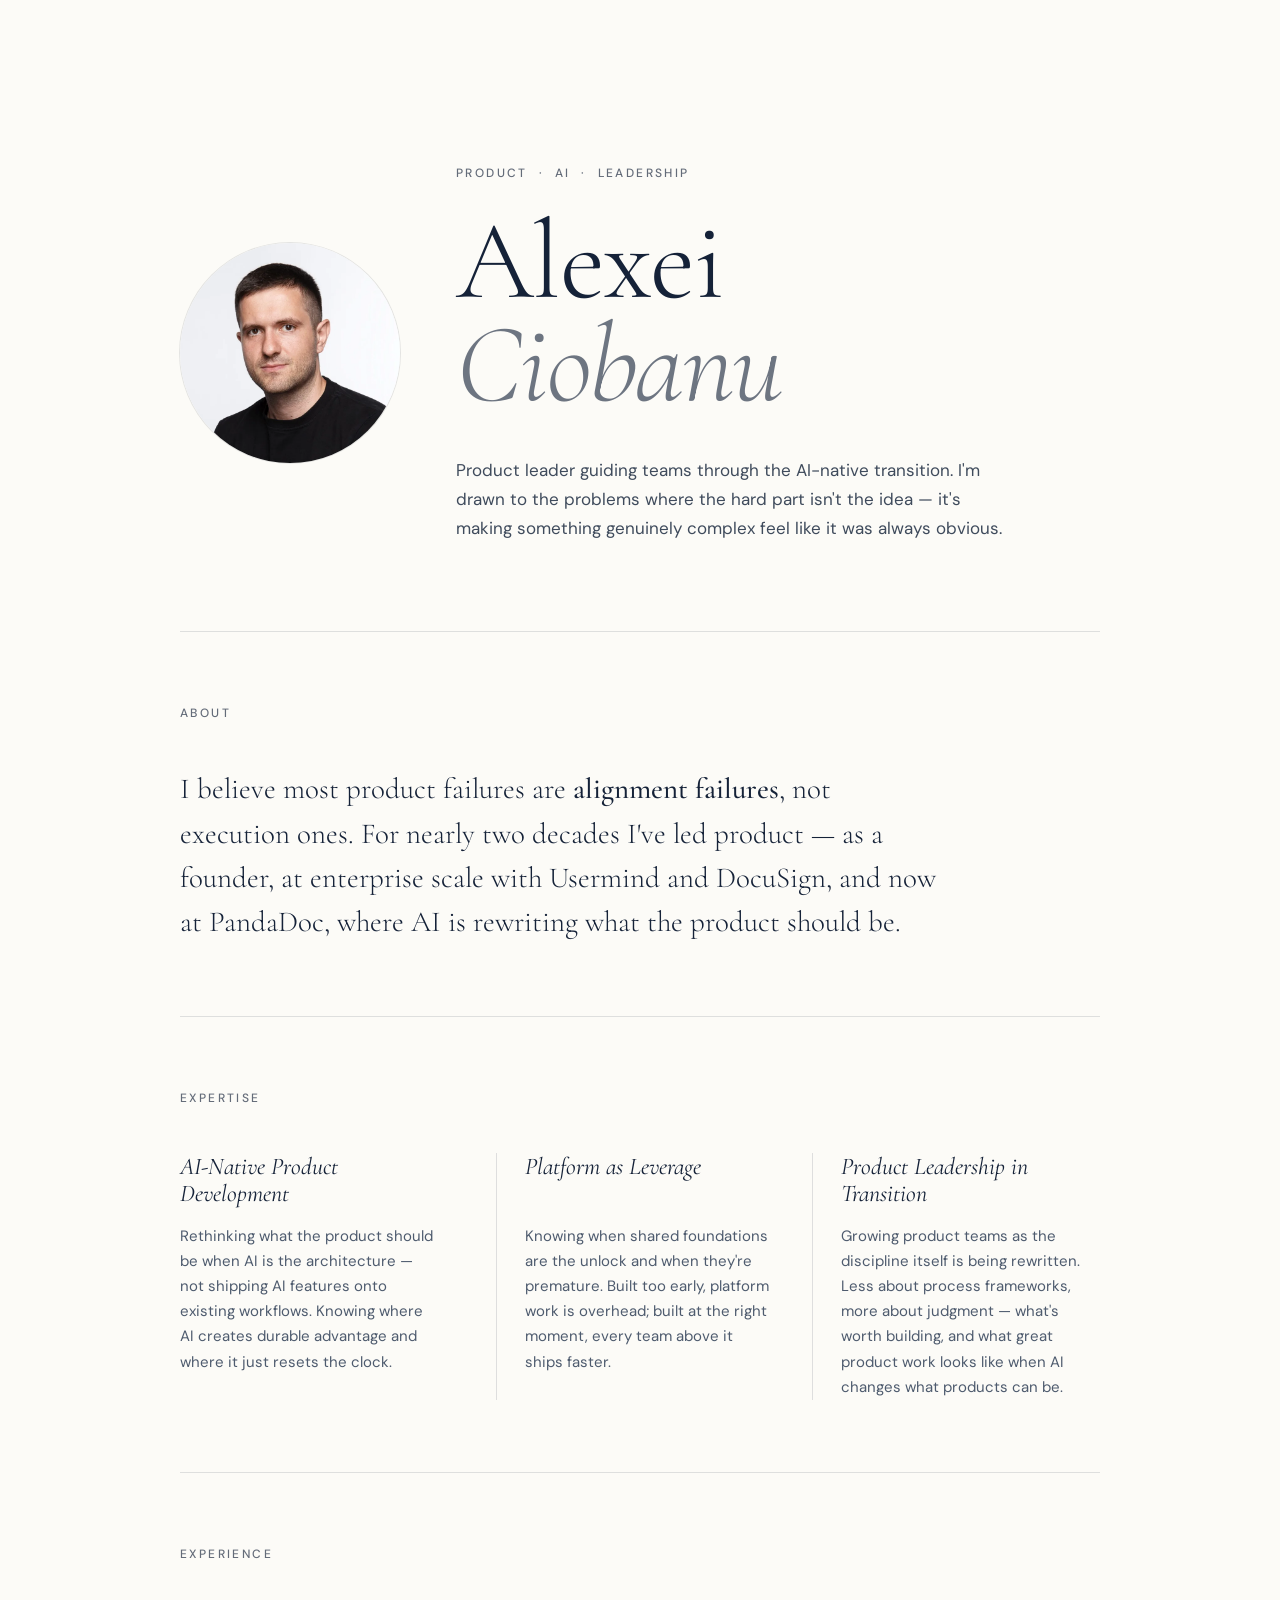
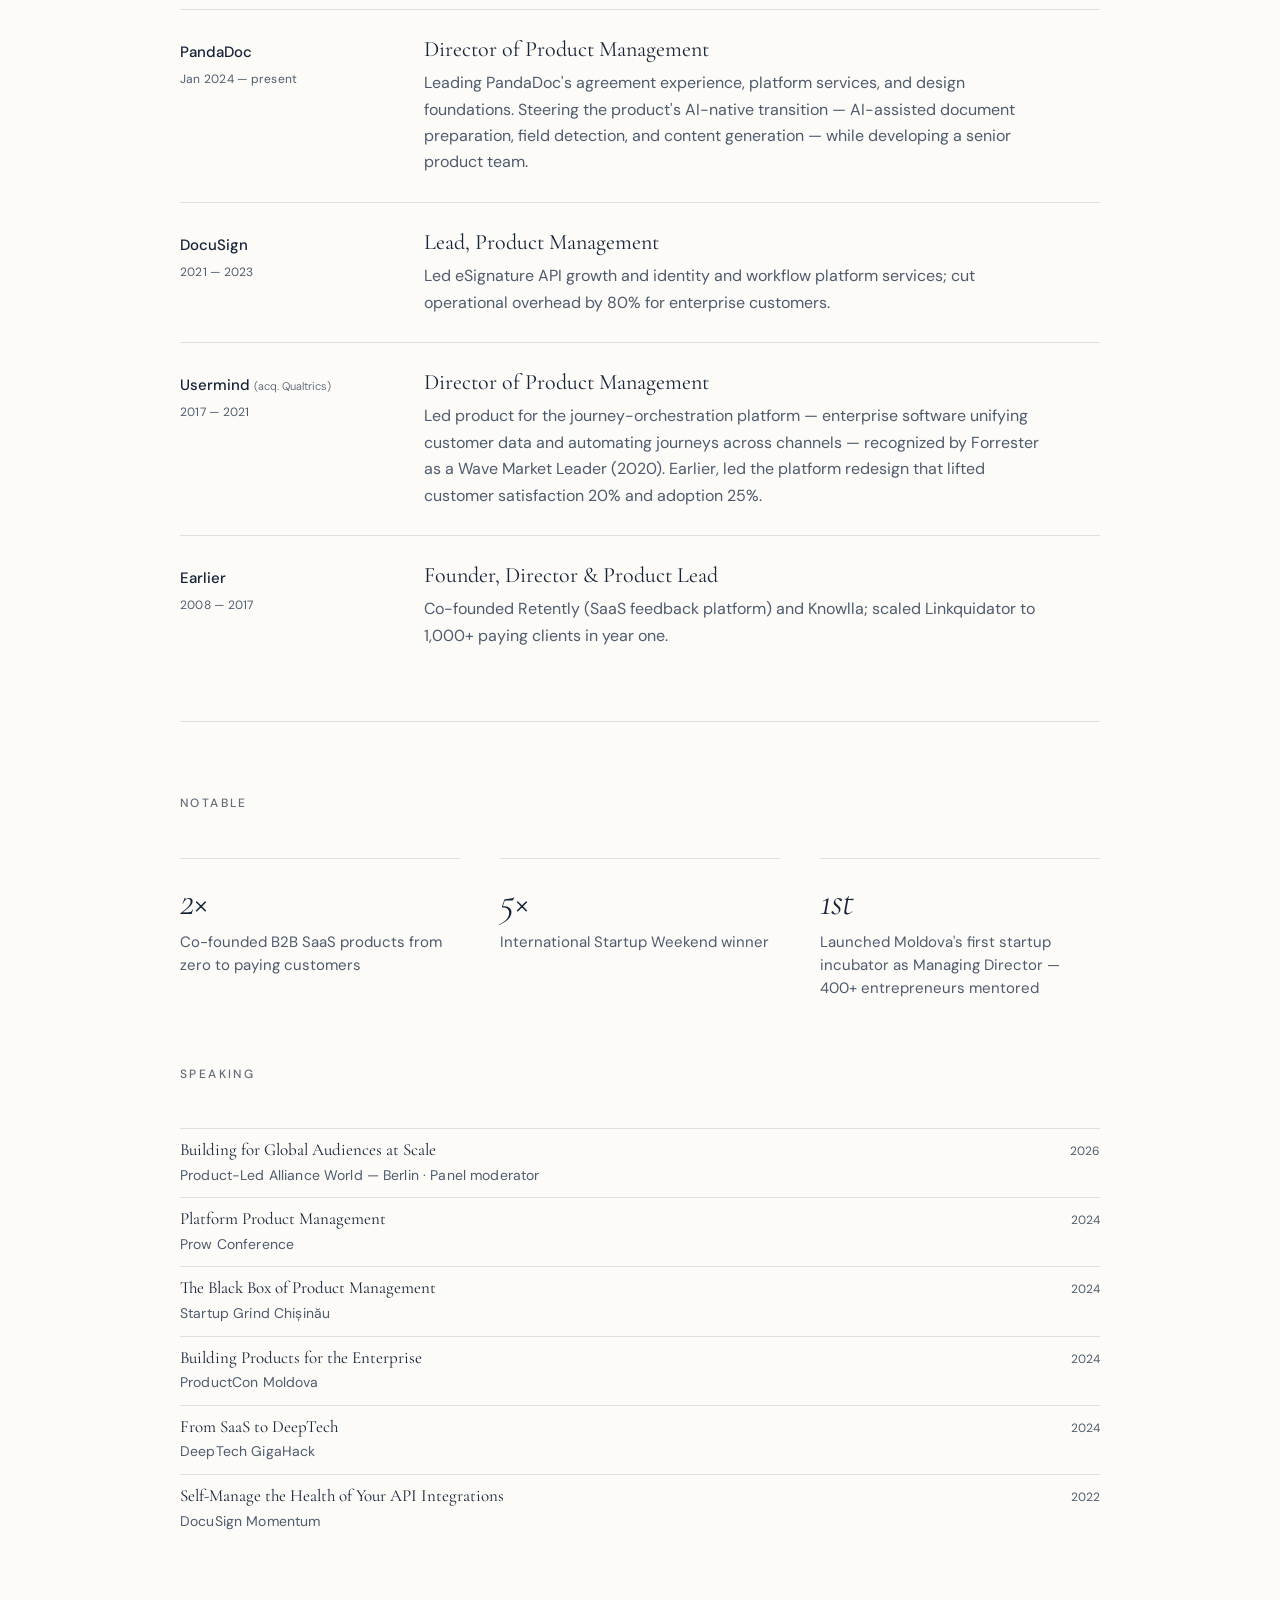
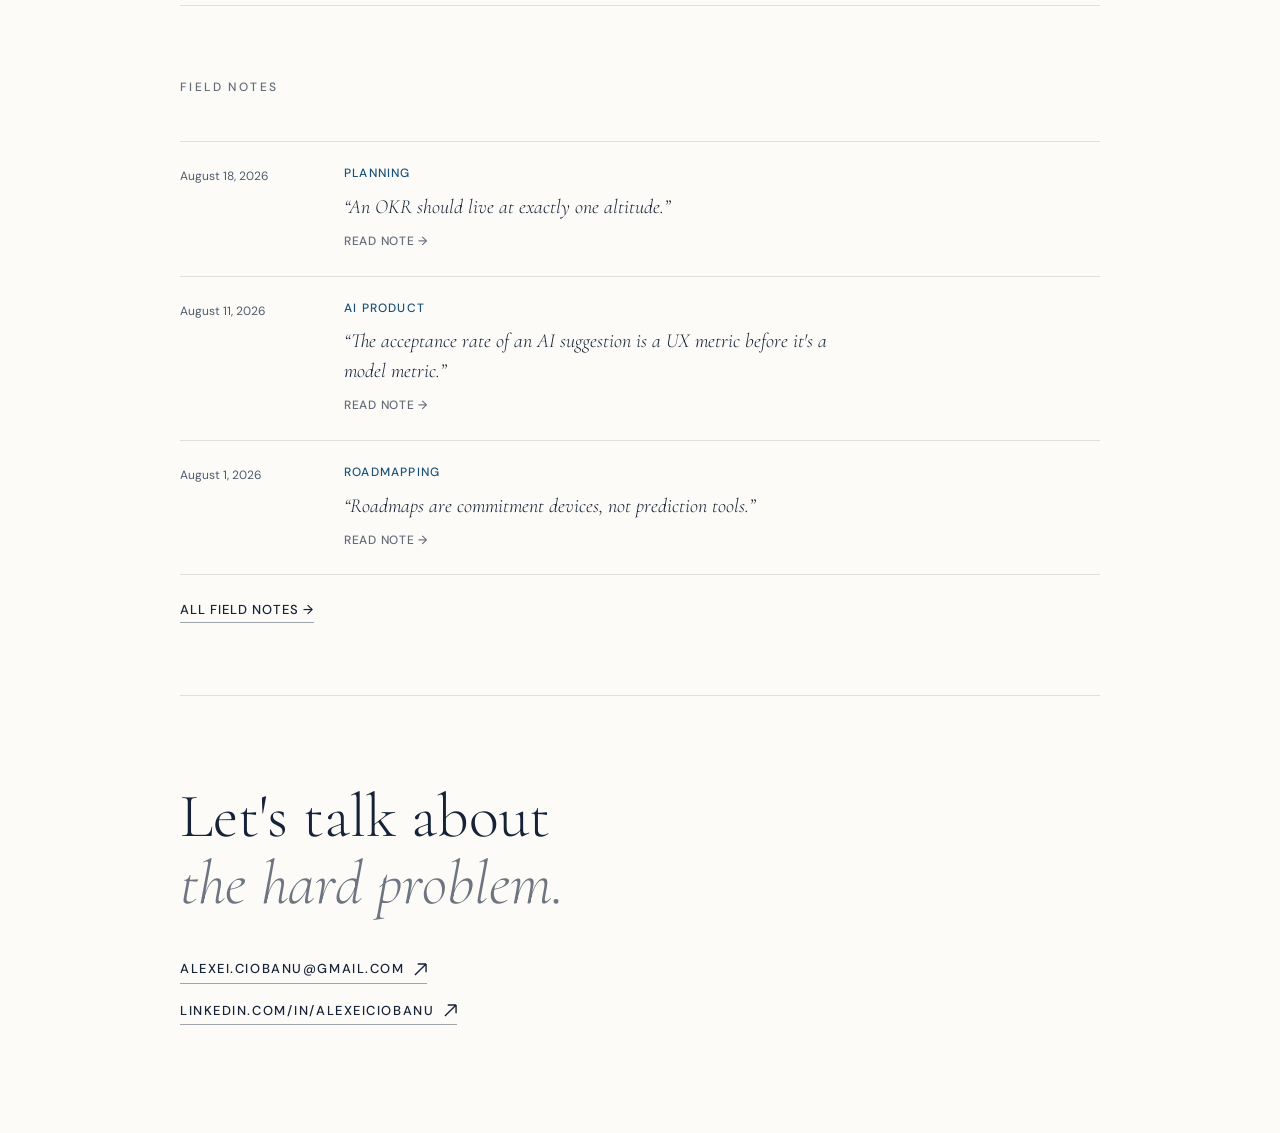
<file: index.html>
<!DOCTYPE html>
<html lang="en">
<head>
  <meta charset="UTF-8" />
  <meta name="viewport" content="width=device-width, initial-scale=1.0" />
  <title>Alexei Ciobanu — Product Leader</title>
  <meta name="description" content="Product leader steering an established product through the AI-native transition. Director of Product Management at PandaDoc; ex-DocuSign, Usermind, 2× founder." />
  <meta property="og:title" content="Alexei Ciobanu — Product Leader" />
  <meta property="og:description" content="Product leader steering an established product through the AI-native transition. Director of Product Management at PandaDoc; ex-DocuSign, Usermind, 2× founder." />
  <meta property="og:type" content="profile" />
  <meta property="og:url" content="https://alexeiciobanu.com/" />
  <meta property="og:site_name" content="Alexei Ciobanu" />
  <meta property="og:image" content="https://alexeiciobanu.com/og-image.png" />
  <meta property="og:image:width" content="1200" />
  <meta property="og:image:height" content="630" />
  <meta property="og:image:alt" content="Alexei Ciobanu — Product Leader" />
  <meta name="twitter:card" content="summary_large_image" />
  <meta name="twitter:image" content="https://alexeiciobanu.com/og-image.png" />
  <meta name="twitter:title" content="Alexei Ciobanu — Product Leader" />
  <meta name="twitter:description" content="Product leader steering an established product through the AI-native transition." />
  <link rel="canonical" href="https://alexeiciobanu.com/" />
  <meta name="author" content="Alexei Ciobanu" />
  <meta name="robots" content="index, follow, max-image-preview:large" />
  <meta name="theme-color" content="#152238" />
  <script type="application/ld+json">
  {
    "@context": "https://schema.org",
    "@type": "Person",
    "name": "Alexei Ciobanu",
    "url": "https://alexeiciobanu.com/",
    "image": "https://alexeiciobanu.com/AlexeiCiobanu.jpg",
    "jobTitle": "Director of Product Management",
    "description": "Product leader guiding teams through the AI-native transition.",
    "worksFor": { "@type": "Organization", "name": "PandaDoc", "url": "https://pandadoc.com" },
    "alumniOf": [
      { "@type": "Organization", "name": "DocuSign" },
      { "@type": "Organization", "name": "Usermind" }
    ],
    "knowsAbout": ["AI-native product development", "Platform product management", "Product leadership", "B2B SaaS"],
    "sameAs": ["https://linkedin.com/in/alexeiciobanu"]
  }
  </script>
  <link rel="icon" href="data:image/svg+xml,%3Csvg xmlns='http://www.w3.org/2000/svg' viewBox='0 0 64 64'%3E%3Crect width='64' height='64' fill='%23152238'/%3E%3Ctext x='32' y='43' text-anchor='middle' font-family='Georgia,serif' font-style='italic' font-size='30' fill='%23ffffff'%3EAC%3C/text%3E%3C/svg%3E" />
  <link rel="preconnect" href="https://fonts.googleapis.com" />
  <link rel="preconnect" href="https://fonts.gstatic.com" crossorigin />
  <link rel="preload" href="https://fonts.googleapis.com/css2?family=Cormorant+Garamond:ital,wght@0,300;0,400;1,300;1,400&family=DM+Sans:wght@300;400;500;600&display=swap" as="style" />
  <link href="https://fonts.googleapis.com/css2?family=Cormorant+Garamond:ital,wght@0,300;0,400;1,300;1,400&family=DM+Sans:wght@300;400;500;600&display=swap" rel="stylesheet" media="print" onload="this.media='all'" />
  <noscript><link href="https://fonts.googleapis.com/css2?family=Cormorant+Garamond:ital,wght@0,300;0,400;1,300;1,400&family=DM+Sans:wght@300;400;500;600&display=swap" rel="stylesheet" /></noscript>

  <style>
    /* ── Tokens ── */
    :root {
      --bg:        #fcfbf7;
      --fg:        #1c2630;
      --navy:      #152238;
      --navy-60:   rgba(21,34,56,0.62);
      --label:     rgba(21,34,56,0.66);
      --navy-40:   rgba(21,34,56,0.4);
      --navy-15:   rgba(21,34,56,0.15);
      --muted:     #4e5b6e;
      --accent:    oklch(42% 0.09 245);
      --accent-bg: oklch(93% 0.03 240);
      --rule:      rgba(21,34,56,0.13);
      --serif:     'Cormorant Garamond', Georgia, serif;
      --sans:      'DM Sans', system-ui, sans-serif;
    }

    *, *::before, *::after { box-sizing: border-box; margin: 0; padding: 0; }

    :focus-visible {
      outline: 2px solid var(--accent);
      outline-offset: 3px;
      border-radius: 1px;
    }

    .skip-link {
      position: absolute;
      left: 16px;
      top: -60px;
      z-index: 200;
      background: var(--navy);
      color: #fff;
      font-family: var(--sans);
      font-size: 13px;
      padding: 10px 16px;
      transition: top 0.15s;
    }

    .skip-link:focus { top: 12px; }

    @media (prefers-reduced-motion: reduce) {
      html { scroll-behavior: auto; }
      *, *::before, *::after { transition-duration: 0.01ms !important; animation-duration: 0.01ms !important; }
    }
    html { font-size: 16px; scroll-behavior: smooth; }

    body {
      background: var(--bg);
      color: var(--fg);
      font-family: var(--sans);
      font-weight: 400;
      line-height: 1.65;
      -webkit-font-smoothing: antialiased;
    }

    a { color: inherit; text-decoration: none; }

    .wrap {
      max-width: 1000px;
      margin: 0 auto;
      padding: 0 40px;
    }

    /* ── Page load animations removed for reliability ── */

    /* ── Sticky nav ── */
    nav {
      position: sticky;
      top: 0;
      z-index: 100;
      background: var(--bg);
      border-bottom: 1px solid var(--rule);
      padding: 16px 0;
      opacity: 0;
      pointer-events: none;
      transition: opacity 0.25s;
    }

    nav.visible { opacity: 1; pointer-events: auto; }

    .nav-inner {
      display: flex;
      align-items: center;
      justify-content: space-between;
    }

    .nav-name a:hover { opacity: 0.6; }

    .nav-name {
      font-family: var(--sans);
      font-size: 14px;
      font-weight: 500;
      color: var(--navy);
      letter-spacing: 0.01em;
    }

    .nav-links { display: flex; gap: 36px; }

    .nav-links a {
      font-size: 12px;
      font-weight: 400;
      letter-spacing: 0.08em;
      text-transform: uppercase;
      color: var(--label);
      padding-bottom: 1px;
      border-bottom: 1px solid transparent;
      transition: color 0.15s, border-color 0.15s;
    }

    .nav-links a:hover {
      color: var(--accent);
      border-bottom-color: var(--accent);
    }

    /* ── Hero ── */
    header {
      padding: 108px 0 0;
      border-bottom: 1px solid var(--rule);
    }

    .eyebrow {
      font-family: var(--sans);
      font-size: 12px;
      font-weight: 500;
      letter-spacing: 0.2em;
      text-transform: uppercase;
      color: var(--label);
      margin-bottom: 26px;
    }

    h1 {
      font-family: var(--serif);
      font-size: clamp(54px, 9.6vw, 112px);
      font-weight: 300;
      line-height: 0.92;
      letter-spacing: -0.015em;
      color: var(--navy);
      margin-bottom: 40px;
    }

    h1 em {
      font-style: italic;
      color: var(--navy-60);
    }

    .tagline {
      font-family: var(--sans);
      font-size: 17px;
      font-weight: 400;
      color: #3f4b5c;
      max-width: 560px;
      line-height: 1.7;
      text-wrap: pretty;
    }

    /* ── Sections ── */
    section {
      padding: 72px 0;
      border-bottom: 1px solid var(--rule);
    }

    .section-label {
      font-family: var(--sans);
      font-size: 12px;
      font-weight: 500;
      letter-spacing: 0.2em;
      text-transform: uppercase;
      color: var(--label);
      margin-bottom: 44px;
    }

    /* ── About ── */
    .about-text {
      font-family: var(--serif);
      font-size: clamp(22px, 2.6vw, 29px);
      font-weight: 300;
      line-height: 1.52;
      color: var(--navy);
      max-width: 760px;
      text-wrap: pretty;
    }

    .about-text strong {
      font-weight: 500;
    }

    /* ── Experience ── */
    .exp-list { display: grid; gap: 0; }

    .exp-item {
      display: grid;
      grid-template-columns: 196px 1fr;
      gap: 0 48px;
      padding: 26px 0;
      border-top: 1px solid var(--rule);
      align-items: start;
    }

    .exp-item:last-child { padding-bottom: 0; }

    .exp-meta {
      display: flex;
      flex-direction: column;
      gap: 5px;
      padding-top: 4px;
    }

    .exp-company {
      font-family: var(--sans);
      font-size: 15px;
      font-weight: 500;
      color: var(--navy);
    }

    .exp-company a {
      color: var(--navy);
      transition: opacity 0.15s;
    }

    .exp-company a:hover { opacity: 0.5; }

    .exp-date {
      font-family: var(--sans);
      font-size: 12px;
      font-weight: 400;
      color: var(--muted);
      letter-spacing: 0.02em;
    }

    .exp-detail {
      display: flex;
      flex-direction: column;
      gap: 8px;
    }

    .exp-role {
      font-family: var(--serif);
      font-size: 22px;
      font-weight: 400;
      color: var(--navy);
      line-height: 1.2;
    }

    .exp-impact {
      font-family: var(--sans);
      font-size: 16px;
      font-weight: 400;
      color: var(--muted);
      line-height: 1.65;
      max-width: 620px;
      text-wrap: pretty;
    }

    /* ── Notable ── */
    .notable-grid {
      display: grid;
      grid-template-columns: repeat(3, 1fr);
      gap: 0 40px;
    }

    .notable-item {
      padding: 22px 0 0;
      border-top: 1px solid var(--rule);
    }

    .notable-num {
      font-family: var(--serif);
      font-size: clamp(32px, 3.2vw, 40px);
      margin-bottom: 10px;
      font-weight: 300;
      font-style: italic;
      color: var(--navy);
      line-height: 1;
      letter-spacing: -0.02em;
    }

    .notable-desc {
      font-family: var(--sans);
      font-size: 15px;
      font-weight: 400;
      color: var(--muted);
      line-height: 1.55;
      text-wrap: pretty;
    }

    /* ── Expertise ── */
    .expertise-list {
      display: grid;
      grid-template-columns: repeat(3, 1fr);
      grid-template-rows: auto auto;
      gap: 0 28px;
    }

    .expertise-item {
      display: grid;
      grid-template-rows: subgrid;
      grid-row: span 2;
      align-content: start;
    }

    .expertise-item:first-child {
      padding-right: 28px;
    }

    .expertise-item + .expertise-item {
      padding-left: 28px;
      border-left: 1px solid var(--rule);
    }

    .expertise-title {
      font-family: var(--serif);
      font-size: 24px;
      font-weight: 400;
      font-style: italic;
      color: var(--navy);
      display: block;
      margin-bottom: 16px;
      line-height: 1.15;
    }

    .expertise-desc {
      font-family: var(--sans);
      font-size: 15px;
      font-weight: 400;
      color: var(--muted);
      line-height: 1.68;
      text-wrap: pretty;
    }

    .notable-speaking { display: grid; gap: 64px; }

    .speaking-role { white-space: nowrap; }

    /* ── Speaking list ── */
    .speaking-list { display: grid; gap: 0; }

    .notes-list { display: grid; gap: 0; }

    .note-item {
      padding: 22px 0;
      border-top: 1px solid var(--rule);
      display: grid;
      grid-template-columns: 132px 1fr;
      gap: 0 32px;
    }

    .note-item:last-child { border-bottom: 1px solid var(--rule); }

    .note-date {
      font-size: 12px;
      font-weight: 400;
      color: var(--muted);
      padding-top: 3px;
      white-space: nowrap;
    }

    .note-text {
      font-family: var(--serif);
      font-size: 20px;
      font-weight: 300;
      font-style: italic;
      color: var(--navy);
      line-height: 1.5;
      max-width: 520px;
      text-wrap: pretty;
    }

    .notes-view-all {
      display: inline-block;
      margin-top: 24px;
      font-size: 13px;
      font-weight: 500;
      letter-spacing: 0.08em;
      text-transform: uppercase;
      color: var(--navy);
      border-bottom: 1px solid var(--navy-40);
      padding-bottom: 2px;
    }

    .notes-view-all:hover { border-color: var(--navy); color: var(--navy); }

    .note-read-more {
      display: inline-block;
      margin-top: 10px;
      font-size: 12px;
      position: relative;
      font-weight: 500;
      letter-spacing: 0.06em;
      text-transform: uppercase;
      color: var(--label);
    }

    .note-read-more:hover { color: var(--accent); }

    .note-topic {
      display: block;
      color: var(--accent);
      font-size: 12px;
      font-weight: 500;
      letter-spacing: 0.1em;
      text-transform: uppercase;
      margin-bottom: 8px;
    }

    .speaking-item {
      display: grid;
      grid-template-columns: 1fr auto;
      gap: 0 12px;
      padding: 10px 0;
      border-top: 1px solid var(--rule);
      align-items: start;
    }

    .speaking-item:last-child { padding-bottom: 0; }

    .speaking-title {
      font-family: var(--serif);
      font-size: 17px;
      font-weight: 400;
      color: var(--navy);
      line-height: 1.35;
    }

    .speaking-venue {
      font-size: 14px;
      font-weight: 400;
      color: var(--muted);
      margin-top: 2px;
      letter-spacing: 0.01em;
    }

    .speaking-meta {
      font-size: 12px;
      font-weight: 400;
      color: var(--muted);
      white-space: nowrap;
      padding-top: 3px;
    }

    /* ── Footer ── */
    footer {
      padding: 88px 0 108px;
    }

    .footer-links {
      display: flex;
      flex-direction: column;
      gap: 16px;
      align-items: flex-start;
    }

    .contact-headline {
      font-family: var(--serif);
      font-size: clamp(40px, 5.5vw, 62px);
      font-weight: 300;
      line-height: 1.08;
      margin-bottom: 40px;
      color: var(--navy);
    }

    .contact-headline em {
      font-style: italic;
      color: var(--navy-60);
    }

    .cta-link {
      display: inline-flex;
      align-items: center;
      gap: 10px;
      font-family: var(--sans);
      font-size: 13px;
      font-weight: 500;
      letter-spacing: 0.12em;
      text-transform: uppercase;
      color: var(--navy);
      border-bottom: 1px solid var(--navy-40);
      padding-bottom: 3px;
      transition: letter-spacing 0.2s, border-color 0.2s, color 0.2s;
    }

    .cta-link:hover {
      letter-spacing: 0.18em;
      border-color: var(--accent);
      color: var(--accent);
    }

    .cta-link svg {
      width: 13px;
      height: 13px;
      transition: transform 0.2s;
    }

    .cta-link:hover svg {
      transform: translate(3px, -3px);
    }

    @media (hover: none) {
      .cta-link, .notes-view-all, .note-read-more, .footer-links a { position: relative; }
      .cta-link::after, .notes-view-all::after, .note-read-more::after, .footer-links a::after {
        content: ''; position: absolute; left: 0; right: 0; top: 50%;
        transform: translateY(-50%); height: 44px;
      }
    }

    /* ── Hero layout ── */
    .hero-inner {
      display: grid;
      grid-template-columns: auto 1fr;
      gap: 0 56px;
      align-items: center;
      padding-bottom: 88px;
    }

    .hero-text { display: flex; flex-direction: column; padding-bottom: 0; }

    .hero-photo {
      width: 220px;
      height: 220px;
      border-radius: 50%;
      object-fit: cover;
      object-position: center 15%;
      display: block;
      filter: grayscale(10%) contrast(1.04);
      box-shadow: 0 0 0 1px rgba(21,34,56,0.1);
    }

    @media (max-width: 900px) {
      .hero-inner { gap: 0 40px; }
      .hero-photo { width: 172px; height: 172px; }

      .expertise-list { grid-template-columns: 1fr; grid-template-rows: none; gap: 0; }
      .expertise-item { display: block; grid-row: auto; }
      .expertise-item:first-child { padding-right: 0; }
      .expertise-item + .expertise-item {
        padding-left: 0;
        border-left: none;
      }
      .expertise-item + .expertise-item { border-top: 1px solid var(--rule); padding-top: 32px; margin-top: 32px; }
      .expertise-desc { max-width: 560px; font-size: 16px; }

      .notable-grid { grid-template-columns: 1fr; }
      .notable-item { padding: 20px 0 0; }
      .notable-desc { max-width: 500px; }

      .notable-speaking { gap: 56px; }
    }
    @media (max-width: 680px) {
      .hero-inner { grid-template-columns: 1fr; gap: 26px 0; padding-bottom: 56px; }
      .hero-photo { width: 132px; height: 132px; }
      h1 { margin-bottom: 26px; }
      .eyebrow { margin-bottom: 18px; }
    }
    @media (max-width: 600px) {
      header { padding: 64px 0 56px; }
      .wrap { padding: 0 24px; }

      .exp-item { grid-template-columns: 1fr; gap: 0; }
      .exp-meta {
        flex-direction: row;
        align-items: baseline;
        gap: 10px;
        margin-bottom: 8px;
      }

      .notable-speaking { gap: 48px; }


      .note-item { grid-template-columns: 1fr; gap: 4px; }

      .nav-links { display: none; }
    }
  </style>
</head>
<body>

  <a class="skip-link" href="#main">Skip to content</a>

  <nav id="main-nav" aria-label="Section navigation">
    <div class="wrap nav-inner">
      <span class="nav-name"><a href="#top">Alexei Ciobanu</a></span>
      <div class="nav-links">
        <a href="#expertise">Expertise</a>
        <a href="#experience">Experience</a>
        <a href="#notable">Notable</a>
        <a href="notes.html">Notes</a>
        <a href="#contact">Contact</a>
      </div>
    </div>
  </nav>

  <div class="wrap">

    <!-- Hero -->
    <header id="top">
      <div class="hero-inner">
        <div class="hero-photo-wrap">
          <picture>
            <source srcset="AlexeiCiobanu.webp" type="image/webp" />
            <img class="hero-photo" src="AlexeiCiobanu.jpg" alt="Portrait of Alexei Ciobanu" width="440" height="440" fetchpriority="high" decoding="async" />
          </picture>
        </div>
        <div class="hero-text">
          <p class="eyebrow">Product &nbsp;·&nbsp; AI &nbsp;·&nbsp; Leadership</p>
          <h1>Alexei<br><em>Ciobanu</em></h1>
          <p class="tagline">Product leader guiding teams through the AI-native transition. I'm drawn to the problems where the hard part isn't the idea — it's making something genuinely complex feel like it was always obvious.</p>
        </div>
      </div>
    </header>

    <main id="main">

    <!-- About -->
    <section id="about">
      <h2 class="section-label">About</h2>
      <p class="about-text">
        I believe most product failures are <strong>alignment failures</strong>, not execution ones. For nearly two decades I've led product — as a founder, at enterprise scale with Usermind and DocuSign, and now at PandaDoc, where AI is rewriting what the product should be.
      </p>
    </section>

    <!-- Expertise -->
    <section id="expertise">
      <h2 class="section-label">Expertise</h2>
      <div class="expertise-list">
        <div class="expertise-item">
          <h3 class="expertise-title">AI-Native Product Development</h3>
          <p class="expertise-desc">Rethinking what the product should be when AI is the architecture — not shipping AI features onto existing workflows. Knowing where AI creates durable advantage and where it just resets the clock.</p>
        </div>
        <div class="expertise-item">
          <h3 class="expertise-title">Platform as Leverage</h3>
          <p class="expertise-desc">Knowing when shared foundations are the unlock and when they're premature. Built too early, platform work is overhead; built at the right moment, every team above it ships faster.</p>
        </div>
        <div class="expertise-item">
          <h3 class="expertise-title">Product Leadership in Transition</h3>
          <p class="expertise-desc">Growing product teams as the discipline itself is being rewritten. Less about process frameworks, more about judgment — what's worth building, and what great product work looks like when AI changes what products can be.</p>
        </div>
      </div>
    </section>

    <!-- Experience -->
    <section id="experience">
      <h2 class="section-label">Experience</h2>
      <div class="exp-list">

        <div class="exp-item">
          <div class="exp-meta">
            <span class="exp-company"><a href="https://pandadoc.com" target="_blank" rel="noopener noreferrer">PandaDoc</a></span>
            <span class="exp-date">Jan 2024 — present</span>
          </div>
          <div class="exp-detail">
            <h3 class="exp-role">Director of Product Management</h3>
            <span class="exp-impact">Leading PandaDoc's agreement experience, platform services, and design foundations. Steering the product's AI-native transition — AI-assisted document preparation, field detection, and content generation — while developing a senior product team.</span>
          </div>
        </div>

        <div class="exp-item">
          <div class="exp-meta">
            <span class="exp-company"><a href="https://docusign.com" target="_blank" rel="noopener noreferrer">DocuSign</a></span>
            <span class="exp-date">2021 — 2023</span>
          </div>
          <div class="exp-detail">
            <h3 class="exp-role">Lead, Product Management</h3>
            <span class="exp-impact">Led eSignature API growth and identity and workflow platform services; cut operational overhead by 80% for enterprise customers.</span>
          </div>
        </div>

        <div class="exp-item">
          <div class="exp-meta">
            <span class="exp-company"><a href="http://usermind.com" target="_blank" rel="noopener noreferrer">Usermind <span style="font-weight:300;color:var(--muted);font-size:11px">(acq. Qualtrics)</span></a></span>
            <span class="exp-date">2017 — 2021</span>
          </div>
          <div class="exp-detail">
            <h3 class="exp-role">Director of Product Management</h3>
            <span class="exp-impact">Led product for the journey-orchestration platform — enterprise software unifying customer data and automating journeys across channels — recognized by Forrester as a Wave Market Leader (2020). Earlier, led the platform redesign that lifted customer satisfaction 20% and adoption 25%.</span>
          </div>
        </div>

        <div class="exp-item">
          <div class="exp-meta">
            <span class="exp-company">Earlier</span>
            <span class="exp-date">2008 — 2017</span>
          </div>
          <div class="exp-detail">
            <h3 class="exp-role">Founder, Director &amp; Product Lead</h3>
            <span class="exp-impact">Co-founded Retently (SaaS feedback platform) and Knowlla; scaled Linkquidator to 1,000+ paying clients in year one.</span>
          </div>
        </div>

      </div>
    </section>

    <!-- Notable + Speaking -->
    <section id="notable">
      <div class="notable-speaking">

        <div>
          <h2 class="section-label">Notable</h2>
          <div class="notable-grid">
            <div class="notable-item">
              <div class="notable-num">2×</div>
              <div class="notable-desc">Co-founded B2B SaaS products from zero to paying customers</div>
            </div>
            <div class="notable-item">
              <div class="notable-num">5×</div>
              <div class="notable-desc">International Startup Weekend winner</div>
            </div>
            <div class="notable-item">
              <div class="notable-num">1st</div>
              <div class="notable-desc">Launched Moldova's first startup incubator as Managing Director — 400+ entrepreneurs mentored</div>
            </div>
          </div>
        </div>

        <div id="speaking">
          <h2 class="section-label">Speaking</h2>
          <div class="speaking-list">
            <div class="speaking-item"><div><div class="speaking-title">Building for Global Audiences at Scale</div><div class="speaking-venue"><a href="https://world.productledalliance.com/location/berlin/agenda" target="_blank" rel="noopener noreferrer">Product-Led Alliance World — Berlin</a> <span class="speaking-role">&middot; Panel moderator</span></div></div><div class="speaking-meta">2026</div></div>
            <div class="speaking-item"><div><div class="speaking-title">Platform Product Management</div><div class="speaking-venue">Prow Conference</div></div><div class="speaking-meta">2024</div></div>
            <div class="speaking-item"><div><div class="speaking-title">The Black Box of Product Management</div><div class="speaking-venue">Startup Grind Chișinău</div></div><div class="speaking-meta">2024</div></div>
            <div class="speaking-item"><div><div class="speaking-title">Building Products for the Enterprise</div><div class="speaking-venue">ProductCon Moldova</div></div><div class="speaking-meta">2024</div></div>
            <div class="speaking-item"><div><div class="speaking-title">From SaaS to DeepTech</div><div class="speaking-venue">DeepTech GigaHack</div></div><div class="speaking-meta">2024</div></div>
            <div class="speaking-item"><div><div class="speaking-title">Self-Manage the Health of Your API Integrations</div><div class="speaking-venue">DocuSign Momentum</div></div><div class="speaking-meta">2022</div></div>
          </div>
        </div>

      </div>
    </section>

    <!-- Field Notes -->
    <section id="field-notes">
      <h2 class="section-label">Field Notes</h2>
      <div id="notes-preview" class="notes-list">
        <div class="note-item">
          <div class="note-date">August 18, 2026</div>
          <div>
            <span class="note-topic">Planning</span>
            <p class="note-text">&ldquo;An OKR should live at exactly one altitude.&rdquo;</p>
            <a class="note-read-more" href="notes/okr-one-altitude.html">Read note &rarr;</a>
          </div>
        </div>
        <div class="note-item">
          <div class="note-date">August 11, 2026</div>
          <div>
            <span class="note-topic">AI Product</span>
            <p class="note-text">&ldquo;The acceptance rate of an AI suggestion is a UX metric before it's a model metric.&rdquo;</p>
            <a class="note-read-more" href="notes/acceptance-rate-is-ux.html">Read note &rarr;</a>
          </div>
        </div>
        <div class="note-item">
          <div class="note-date">August 1, 2026</div>
          <div>
            <span class="note-topic">Roadmapping</span>
            <p class="note-text">&ldquo;Roadmaps are commitment devices, not prediction tools.&rdquo;</p>
            <a class="note-read-more" href="notes/roadmaps-commitment-devices.html">Read note &rarr;</a>
          </div>
        </div>
      </div>
      <a class="notes-view-all" href="notes.html">All field notes →</a>
    </section>

    </main>

    <!-- Contact -->
    <footer id="contact">
      <h2 class="contact-headline">Let's talk about<br><em>the hard problem.</em></h2>
      <div class="footer-links">
        <a class="cta-link" href="mailto:alexei.ciobanu@gmail.com">
          alexei.ciobanu@gmail.com
          <svg viewBox="0 0 14 14" fill="none" stroke="currentColor" stroke-width="1.5">
            <path d="M1 13L13 1M13 1H4M13 1V10"/>
          </svg>
        </a>
        <a class="cta-link" href="https://linkedin.com/in/alexeiciobanu" target="_blank" rel="noopener noreferrer">
          linkedin.com/in/alexeiciobanu
          <svg viewBox="0 0 14 14" fill="none" stroke="currentColor" stroke-width="1.5">
            <path d="M1 13L13 1M13 1H4M13 1V10"/>
          </svg>
        </a>
      </div>
    </footer>

  </div>

  <script>
    const nav = document.getElementById('main-nav');
    const header = document.querySelector('header');
    const io = new IntersectionObserver(([e]) => {
      nav.classList.toggle('visible', !e.isIntersecting);
    }, { threshold: 0 });
    io.observe(header);

  </script>
</body>
</html>
</file>
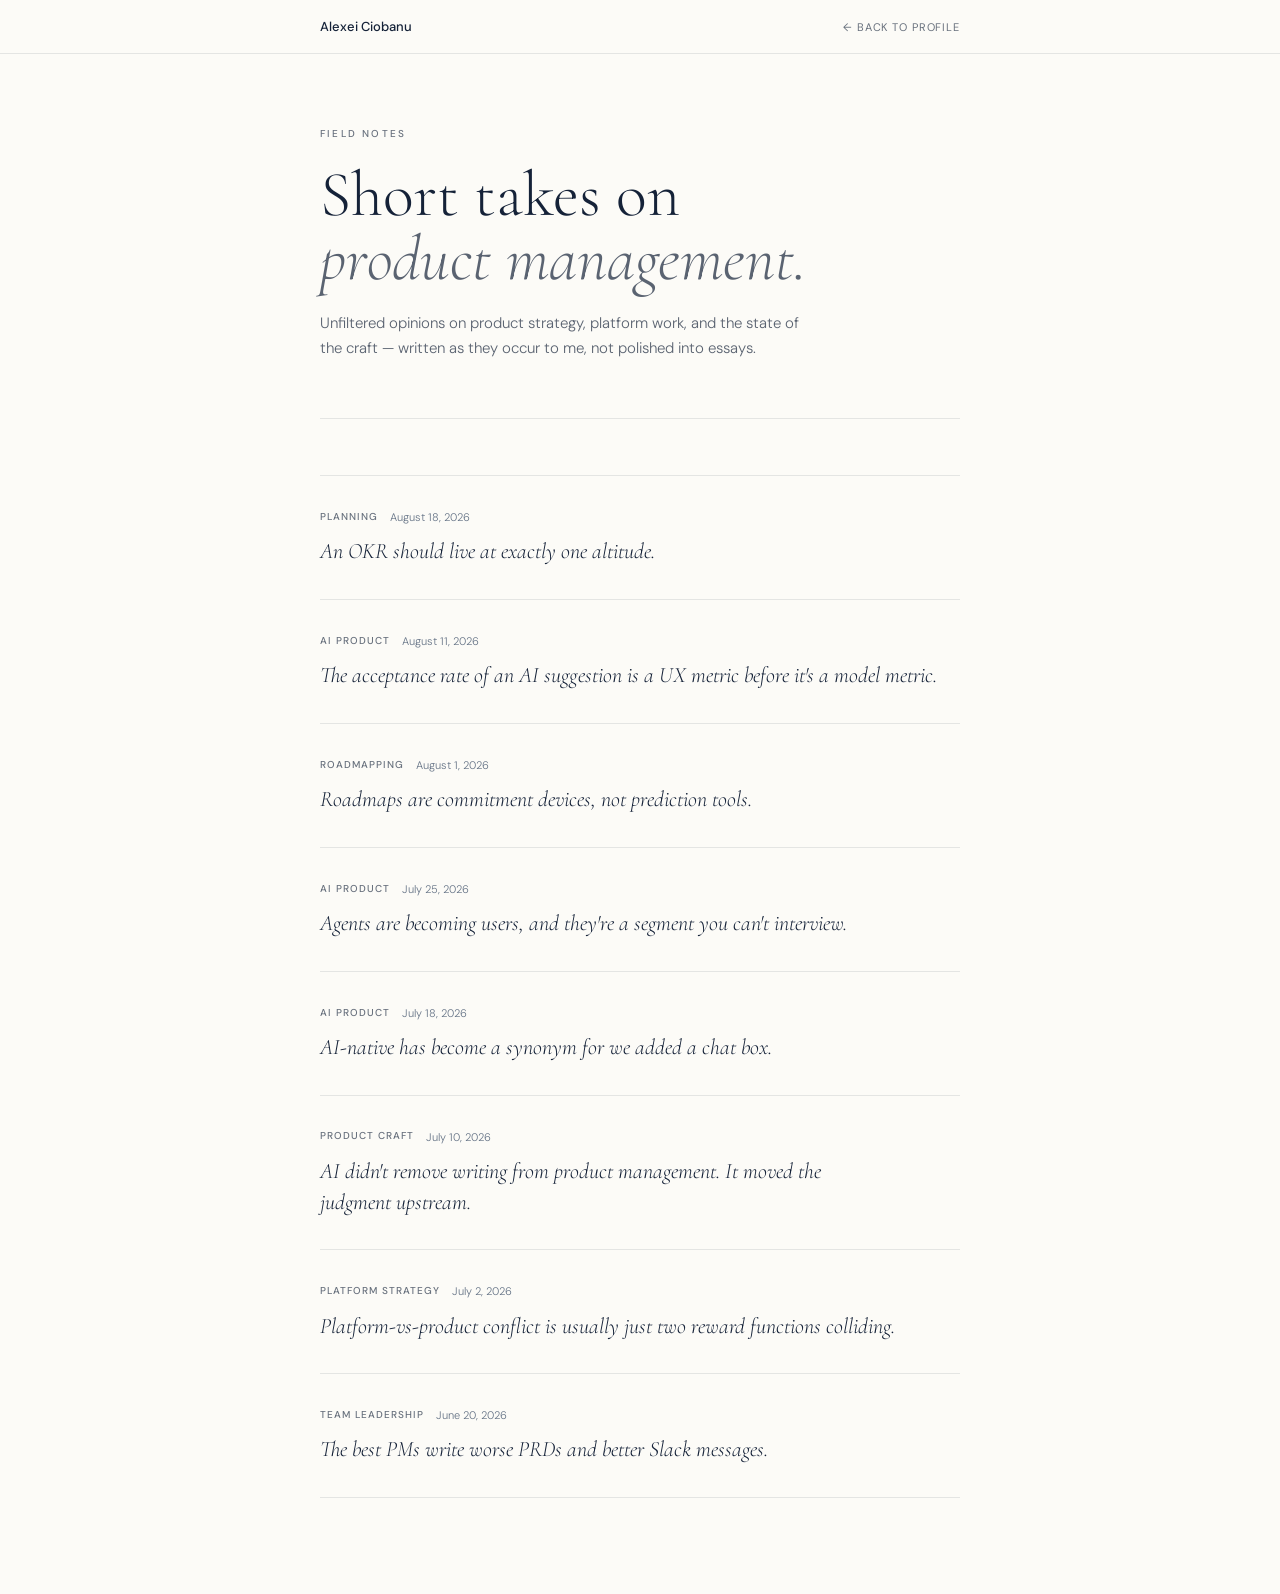
<file: notes.html>
<!DOCTYPE html>
<html lang="en">
<head>
<meta charset="UTF-8" />
<meta name="viewport" content="width=device-width, initial-scale=1.0" />
<title>Field Notes — Alexei Ciobanu</title>
<meta name="description" content="Short, unfiltered takes on product strategy, platform work, and the state of the craft, from Alexei Ciobanu." />
<link rel="canonical" href="https://alexeiciobanu.com/notes.html" />
<meta property="og:title" content="Field Notes — Alexei Ciobanu" />
<meta property="og:description" content="Short, unfiltered takes on product strategy, platform work, and the state of the craft." />
<meta property="og:type" content="website" />
<meta property="og:url" content="https://alexeiciobanu.com/notes.html" />
<meta property="og:image" content="https://alexeiciobanu.com/og-image.png" />
<meta name="twitter:card" content="summary_large_image" />
<meta name="twitter:title" content="Field Notes — Alexei Ciobanu" />
<meta name="twitter:description" content="Short, unfiltered takes on product strategy, platform work, and the state of the craft." />
<meta name="twitter:image" content="https://alexeiciobanu.com/og-image.png" />
<link rel="preconnect" href="https://fonts.googleapis.com" />
<link rel="preconnect" href="https://fonts.gstatic.com" crossorigin />
<link rel="preload" href="https://fonts.googleapis.com/css2?family=Cormorant+Garamond:ital,wght@0,300;0,400;1,300;1,400&family=DM+Sans:wght@300;400;500&display=swap" as="style" />
<link href="https://fonts.googleapis.com/css2?family=Cormorant+Garamond:ital,wght@0,300;0,400;1,300;1,400&family=DM+Sans:wght@300;400;500&display=swap" rel="stylesheet" media="print" onload="this.media='all'" />
<noscript><link href="https://fonts.googleapis.com/css2?family=Cormorant+Garamond:ital,wght@0,300;0,400;1,300;1,400&family=DM+Sans:wght@300;400;500&display=swap" rel="stylesheet" /></noscript>
<style>
:root{--bg:#fcfbf7;--fg:#1c2630;--navy:#152238;--navy-60:rgba(21,34,56,.7);--navy-40:rgba(21,34,56,.64);--muted:#647285;--rule:rgba(21,34,56,.1);--serif:'Cormorant Garamond',Georgia,serif;--sans:'DM Sans',system-ui,sans-serif}
*,*::before,*::after{box-sizing:border-box;margin:0;padding:0}
html{scroll-behavior:smooth}
body{background:var(--bg);color:var(--fg);font-family:var(--sans);font-weight:300;line-height:1.65;-webkit-font-smoothing:antialiased}
a{color:inherit;text-decoration:none}
.wrap{max-width:720px;margin:0 auto;padding:0 40px}
nav{position:sticky;top:0;z-index:100;background:var(--bg);border-bottom:1px solid var(--rule);padding:16px 0}
.nav-inner{display:flex;align-items:center;justify-content:space-between}
.nav-name{font-size:13px;font-weight:500;color:var(--navy)}
.nav-name a:hover{opacity:.6}
.back-link{font-size:11px;font-weight:400;letter-spacing:.08em;text-transform:uppercase;color:var(--navy-40)}
.back-link:hover{color:var(--navy)}
header{padding:72px 0 56px;border-bottom:1px solid var(--rule)}
.eyebrow{font-size:10px;font-weight:500;letter-spacing:.22em;text-transform:uppercase;color:var(--navy-40);margin-bottom:20px}
h1{font-family:var(--serif);font-size:clamp(44px,7vw,64px);font-weight:300;line-height:1;color:var(--navy);margin-bottom:20px}
.intro{font-size:15px;font-weight:300;color:var(--navy-60);max-width:480px;line-height:1.7}
.notes-list{padding:56px 0 96px}
.note-item{padding:32px 0;border-top:1px solid var(--rule);display:block}
.note-item:last-child{border-bottom:1px solid var(--rule)}
.note-date{font-size:11px;font-weight:300;color:var(--muted);margin-bottom:10px;display:flex;align-items:center;gap:12px}
.note-topic{font-size:10px;font-weight:500;letter-spacing:.1em;text-transform:uppercase;color:var(--navy-40)}
.note-title{font-family:var(--serif);font-size:22px;font-weight:300;font-style:italic;color:var(--navy);line-height:1.4;text-wrap:pretty;display:block;transition:opacity .15s}
.note-item a:hover .note-title{opacity:.6}
@media(max-width:640px){.wrap{padding:0 24px}}
</style>
</head>
<body>
<nav>
<div class="wrap nav-inner">
<span class="nav-name"><a href="index.html">Alexei Ciobanu</a></span>
<a class="back-link" href="index.html">&larr; Back to profile</a>
</div>
</nav>
<div class="wrap">
<main>
<header>
<p class="eyebrow">Field Notes</p>
<h1>Short takes on<br><em style="font-style:italic;color:var(--navy-60)">product management.</em></h1>
<p class="intro">Unfiltered opinions on product strategy, platform work, and the state of the craft — written as they occur to me, not polished into essays.</p>
</header>
<div id="notes-full" class="notes-list">
<div class="note-item">
<a href="notes/okr-one-altitude.html">
<div class="note-date"><span class="note-topic">Planning</span>August 18, 2026</div>
<span class="note-title">An OKR should live at exactly one altitude.</span>
</a>
</div>
<div class="note-item">
<a href="notes/acceptance-rate-is-ux.html">
<div class="note-date"><span class="note-topic">AI Product</span>August 11, 2026</div>
<span class="note-title">The acceptance rate of an AI suggestion is a UX metric before it's a model metric.</span>
</a>
</div>
<div class="note-item">
<a href="notes/roadmaps-commitment-devices.html">
<div class="note-date"><span class="note-topic">Roadmapping</span>August 1, 2026</div>
<span class="note-title">Roadmaps are commitment devices, not prediction tools.</span>
</a>
</div>
<div class="note-item">
<a href="notes/agents-are-users.html">
<div class="note-date"><span class="note-topic">AI Product</span>July 25, 2026</div>
<span class="note-title">Agents are becoming users, and they're a segment you can't interview.</span>
</a>
</div>
<div class="note-item">
<a href="notes/ai-native-chat-box.html">
<div class="note-date"><span class="note-topic">AI Product</span>July 18, 2026</div>
<span class="note-title">AI-native has become a synonym for we added a chat box.</span>
</a>
</div>
<div class="note-item">
<a href="notes/judgment-moved-upstream.html">
<div class="note-date"><span class="note-topic">Product Craft</span>July 10, 2026</div>
<span class="note-title">AI didn't remove writing from product management. It moved the judgment upstream.</span>
</a>
</div>
<div class="note-item">
<a href="notes/platform-vs-product-reward.html">
<div class="note-date"><span class="note-topic">Platform Strategy</span>July 2, 2026</div>
<span class="note-title">Platform-vs-product conflict is usually just two reward functions colliding.</span>
</a>
</div>
<div class="note-item">
<a href="notes/better-slack-worse-prds.html">
<div class="note-date"><span class="note-topic">Team Leadership</span>June 20, 2026</div>
<span class="note-title">The best PMs write worse PRDs and better Slack messages.</span>
</a>
</div>
</div>
</main>
</div>
</body>
</html>
</file>
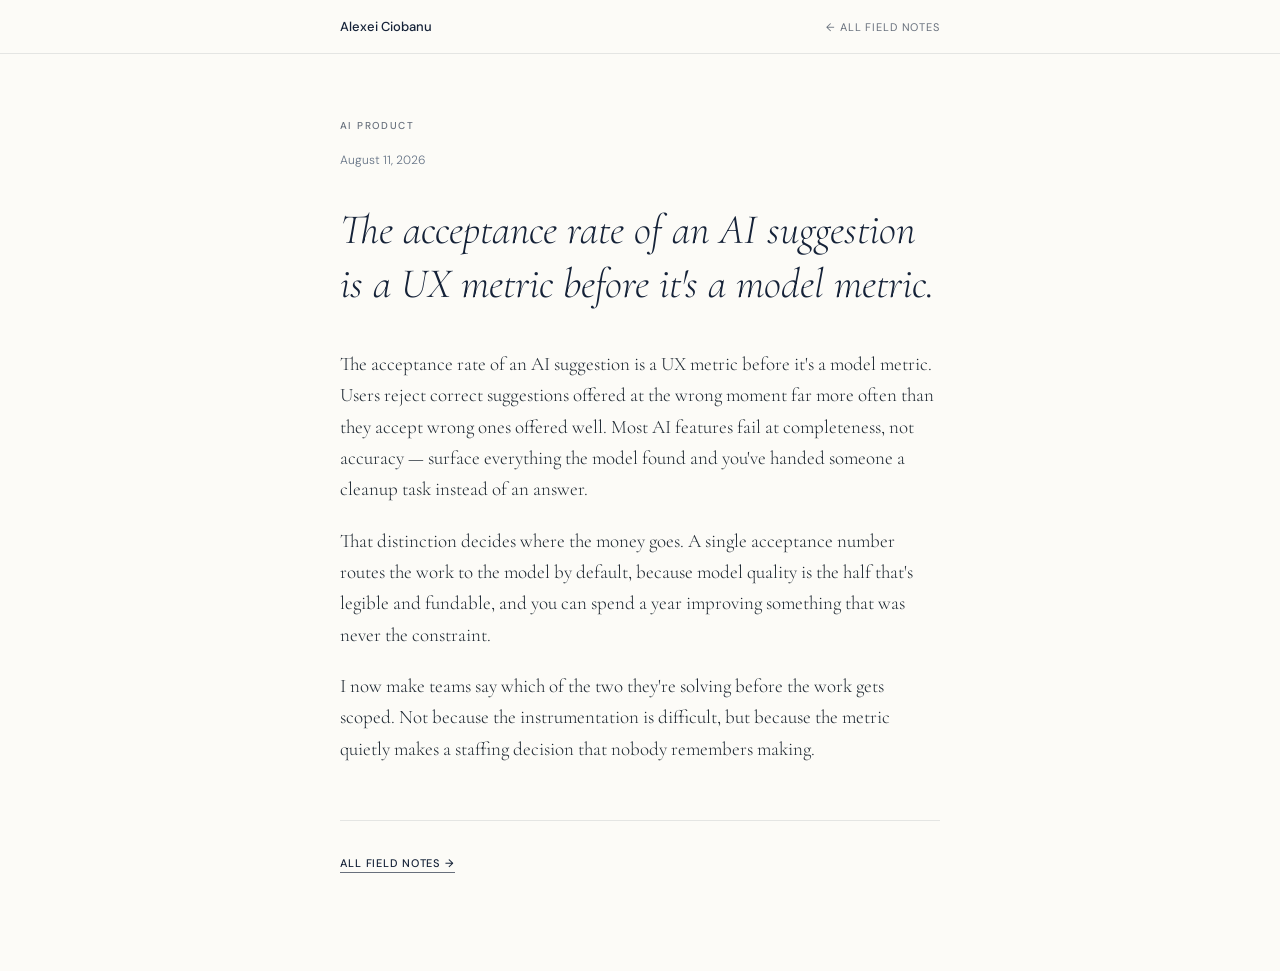
<file: notes/acceptance-rate-is-ux.html>
<!DOCTYPE html>
<html lang="en">
<head>
<meta charset="UTF-8" />
<meta name="viewport" content="width=device-width, initial-scale=1.0" />
<title>The acceptance rate of an AI suggestion is a UX metric before it's a model metric. — Alexei Ciobanu</title>
<meta name="description" content="The acceptance rate of an AI suggestion is a UX metric before it's a model metric." />
<link rel="canonical" href="https://alexeiciobanu.com/notes/acceptance-rate-is-ux.html" />
<meta property="og:type" content="article" />
<meta property="og:title" content="The acceptance rate of an AI suggestion is a UX metric before it's a model metric." />
<meta property="og:description" content="The acceptance rate of an AI suggestion is a UX metric before it's a model metric." />
<meta property="og:url" content="https://alexeiciobanu.com/notes/acceptance-rate-is-ux.html" />
<meta name="twitter:card" content="summary" />
<meta name="twitter:title" content="The acceptance rate of an AI suggestion is a UX metric before it's a model metric." />
<meta name="twitter:description" content="The acceptance rate of an AI suggestion is a UX metric before it's a model metric." />
<script type="application/ld+json">
{"@context":"https://schema.org","@type":"Article","headline":"The acceptance rate of an AI suggestion is a UX metric before it's a model metric.","datePublished":"2026-08-11","author":{"@type":"Person","name":"Alexei Ciobanu","url":"https://alexeiciobanu.com/"},"about":"AI Product"}
</script>
<link rel="preconnect" href="https://fonts.googleapis.com" />
<link rel="preconnect" href="https://fonts.gstatic.com" crossorigin />
<link rel="preload" href="https://fonts.googleapis.com/css2?family=Cormorant+Garamond:ital,wght@0,300;0,400;1,300;1,400&family=DM+Sans:wght@300;400;500&display=swap" as="style" />
<link href="https://fonts.googleapis.com/css2?family=Cormorant+Garamond:ital,wght@0,300;0,400;1,300;1,400&family=DM+Sans:wght@300;400;500&display=swap" rel="stylesheet" media="print" onload="this.media='all'" />
<noscript><link href="https://fonts.googleapis.com/css2?family=Cormorant+Garamond:ital,wght@0,300;0,400;1,300;1,400&family=DM+Sans:wght@300;400;500&display=swap" rel="stylesheet" /></noscript>
<link rel="stylesheet" href="note.css" />
</head>
<body>
<nav>
<div class="wrap nav-inner">
<span class="nav-name"><a href="../index.html">Alexei Ciobanu</a></span>
<a class="back-link" href="../notes.html">&larr; All field notes</a>
</div>
</nav>
<div class="wrap">
<main>
<p class="topic">AI Product</p>
<p class="date">August 11, 2026</p>
<h1 class="title">The acceptance rate of an AI suggestion is a UX metric before it's a model metric.</h1>
<div class="body"><p>The acceptance rate of an AI suggestion is a UX metric before it's a model metric. Users reject correct suggestions offered at the wrong moment far more often than they accept wrong ones offered well. Most AI features fail at completeness, not accuracy — surface everything the model found and you've handed someone a cleanup task instead of an answer.</p>
<p>That distinction decides where the money goes. A single acceptance number routes the work to the model by default, because model quality is the half that's legible and fundable, and you can spend a year improving something that was never the constraint.</p>
<p>I now make teams say which of the two they're solving before the work gets scoped. Not because the instrumentation is difficult, but because the metric quietly makes a staffing decision that nobody remembers making.</p></div>
<div class="nav-footer">
<a href="../notes.html">All field notes →</a>
</div>
</main>
</div>
</body>
</html>
</file>
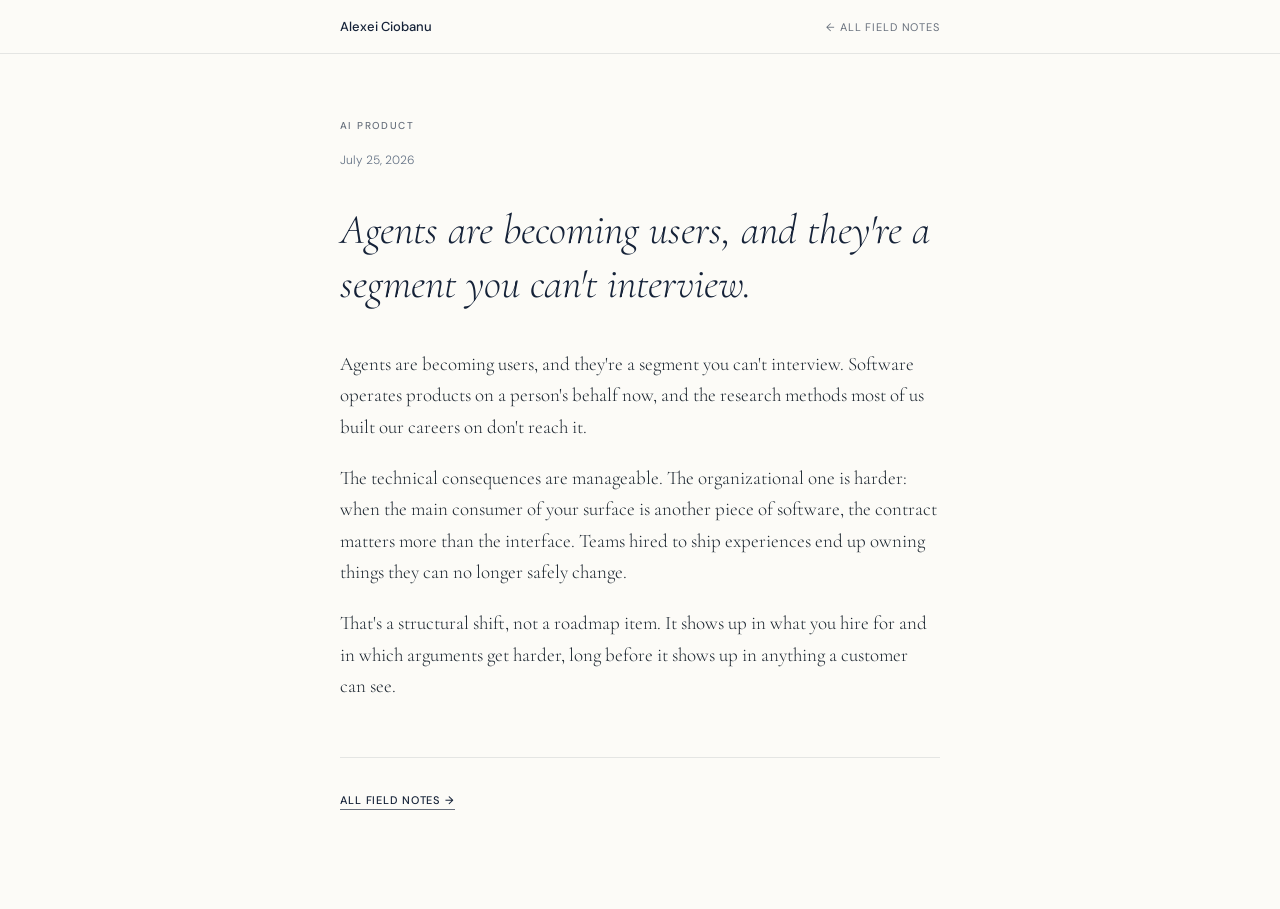
<file: notes/agents-are-users.html>
<!DOCTYPE html>
<html lang="en">
<head>
<meta charset="UTF-8" />
<meta name="viewport" content="width=device-width, initial-scale=1.0" />
<title>Agents are becoming users, and they're a segment you can't interview. — Alexei Ciobanu</title>
<meta name="description" content="Agents are becoming users, and they're a segment you can't interview." />
<link rel="canonical" href="https://alexeiciobanu.com/notes/agents-are-users.html" />
<meta property="og:type" content="article" />
<meta property="og:title" content="Agents are becoming users, and they're a segment you can't interview." />
<meta property="og:description" content="Agents are becoming users, and they're a segment you can't interview." />
<meta property="og:url" content="https://alexeiciobanu.com/notes/agents-are-users.html" />
<meta name="twitter:card" content="summary" />
<meta name="twitter:title" content="Agents are becoming users, and they're a segment you can't interview." />
<meta name="twitter:description" content="Agents are becoming users, and they're a segment you can't interview." />
<script type="application/ld+json">
{"@context":"https://schema.org","@type":"Article","headline":"Agents are becoming users, and they're a segment you can't interview.","datePublished":"2026-07-25","author":{"@type":"Person","name":"Alexei Ciobanu","url":"https://alexeiciobanu.com/"},"about":"AI Product"}
</script>
<link rel="preconnect" href="https://fonts.googleapis.com" />
<link rel="preconnect" href="https://fonts.gstatic.com" crossorigin />
<link rel="preload" href="https://fonts.googleapis.com/css2?family=Cormorant+Garamond:ital,wght@0,300;0,400;1,300;1,400&family=DM+Sans:wght@300;400;500&display=swap" as="style" />
<link href="https://fonts.googleapis.com/css2?family=Cormorant+Garamond:ital,wght@0,300;0,400;1,300;1,400&family=DM+Sans:wght@300;400;500&display=swap" rel="stylesheet" media="print" onload="this.media='all'" />
<noscript><link href="https://fonts.googleapis.com/css2?family=Cormorant+Garamond:ital,wght@0,300;0,400;1,300;1,400&family=DM+Sans:wght@300;400;500&display=swap" rel="stylesheet" /></noscript>
<link rel="stylesheet" href="note.css" />
</head>
<body>
<nav>
<div class="wrap nav-inner">
<span class="nav-name"><a href="../index.html">Alexei Ciobanu</a></span>
<a class="back-link" href="../notes.html">&larr; All field notes</a>
</div>
</nav>
<div class="wrap">
<main>
<p class="topic">AI Product</p>
<p class="date">July 25, 2026</p>
<h1 class="title">Agents are becoming users, and they're a segment you can't interview.</h1>
<div class="body"><p>Agents are becoming users, and they're a segment you can't interview. Software operates products on a person's behalf now, and the research methods most of us built our careers on don't reach it.</p>
<p>The technical consequences are manageable. The organizational one is harder: when the main consumer of your surface is another piece of software, the contract matters more than the interface. Teams hired to ship experiences end up owning things they can no longer safely change.</p>
<p>That's a structural shift, not a roadmap item. It shows up in what you hire for and in which arguments get harder, long before it shows up in anything a customer can see.</p></div>
<div class="nav-footer">
<a href="../notes.html">All field notes →</a>
</div>
</main>
</div>
</body>
</html>
</file>
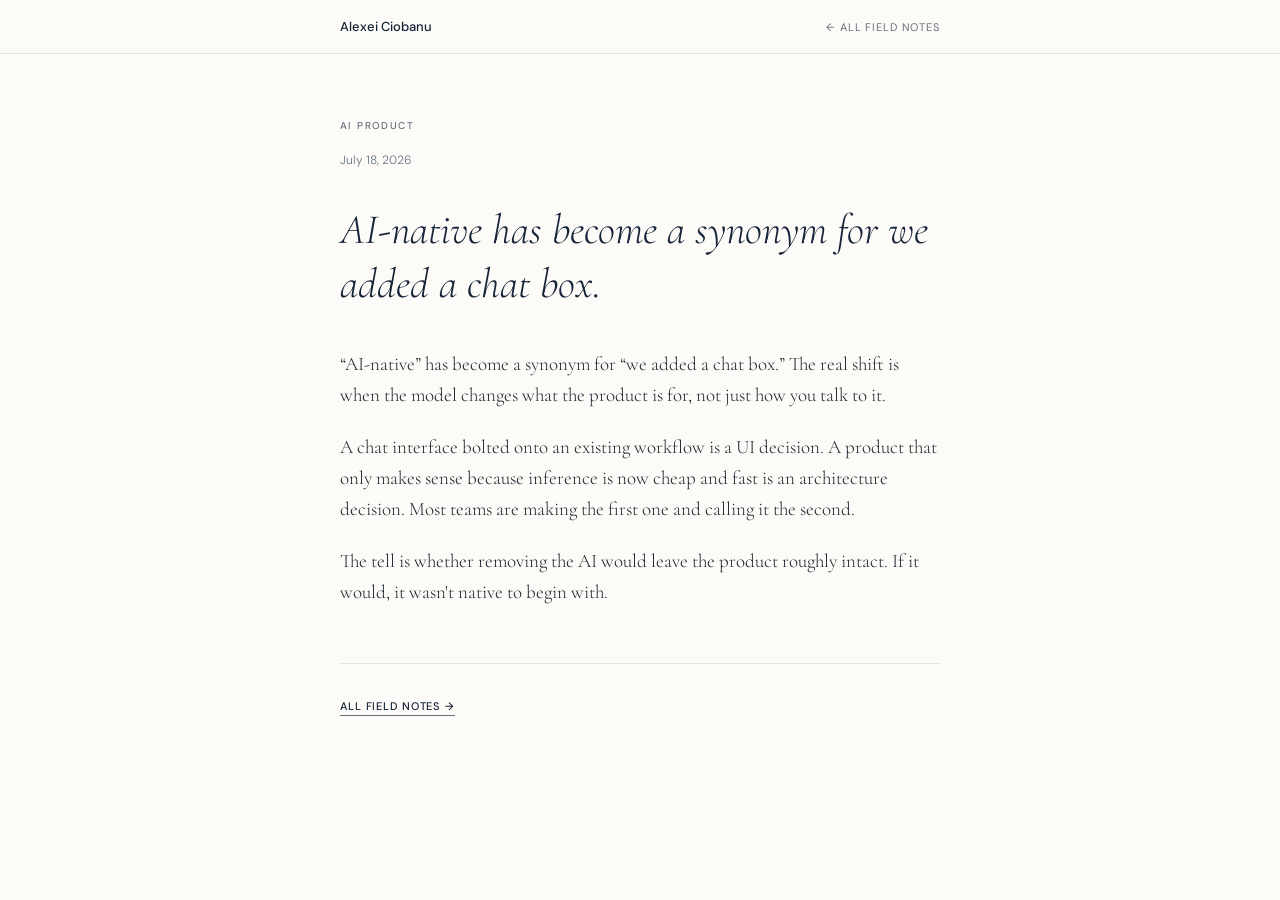
<file: notes/ai-native-chat-box.html>
<!DOCTYPE html>
<html lang="en">
<head>
<meta charset="UTF-8" />
<meta name="viewport" content="width=device-width, initial-scale=1.0" />
<title>AI-native has become a synonym for we added a chat box. — Alexei Ciobanu</title>
<meta name="description" content="AI-native has become a synonym for we added a chat box." />
<link rel="canonical" href="https://alexeiciobanu.com/notes/ai-native-chat-box.html" />
<meta property="og:type" content="article" />
<meta property="og:title" content="AI-native has become a synonym for we added a chat box." />
<meta property="og:description" content="AI-native has become a synonym for we added a chat box." />
<meta property="og:url" content="https://alexeiciobanu.com/notes/ai-native-chat-box.html" />
<meta name="twitter:card" content="summary" />
<meta name="twitter:title" content="AI-native has become a synonym for we added a chat box." />
<meta name="twitter:description" content="AI-native has become a synonym for we added a chat box." />
<script type="application/ld+json">
{"@context":"https://schema.org","@type":"Article","headline":"AI-native has become a synonym for we added a chat box.","datePublished":"2026-07-18","author":{"@type":"Person","name":"Alexei Ciobanu","url":"https://alexeiciobanu.com/"},"about":"AI Product"}
</script>
<link rel="preconnect" href="https://fonts.googleapis.com" />
<link rel="preconnect" href="https://fonts.gstatic.com" crossorigin />
<link rel="preload" href="https://fonts.googleapis.com/css2?family=Cormorant+Garamond:ital,wght@0,300;0,400;1,300;1,400&family=DM+Sans:wght@300;400;500&display=swap" as="style" />
<link href="https://fonts.googleapis.com/css2?family=Cormorant+Garamond:ital,wght@0,300;0,400;1,300;1,400&family=DM+Sans:wght@300;400;500&display=swap" rel="stylesheet" media="print" onload="this.media='all'" />
<noscript><link href="https://fonts.googleapis.com/css2?family=Cormorant+Garamond:ital,wght@0,300;0,400;1,300;1,400&family=DM+Sans:wght@300;400;500&display=swap" rel="stylesheet" /></noscript>
<link rel="stylesheet" href="note.css" />
</head>
<body>
<nav>
<div class="wrap nav-inner">
<span class="nav-name"><a href="../index.html">Alexei Ciobanu</a></span>
<a class="back-link" href="../notes.html">&larr; All field notes</a>
</div>
</nav>
<div class="wrap">
<main>
<p class="topic">AI Product</p>
<p class="date">July 18, 2026</p>
<h1 class="title">AI-native has become a synonym for we added a chat box.</h1>
<div class="body"><p>“AI-native” has become a synonym for “we added a chat box.” The real shift is when the model changes what the product is for, not just how you talk to it.</p>
<p>A chat interface bolted onto an existing workflow is a UI decision. A product that only makes sense because inference is now cheap and fast is an architecture decision. Most teams are making the first one and calling it the second.</p>
<p>The tell is whether removing the AI would leave the product roughly intact. If it would, it wasn't native to begin with.</p></div>
<div class="nav-footer">
<a href="../notes.html">All field notes →</a>
</div>
</main>
</div>
</body>
</html>
</file>
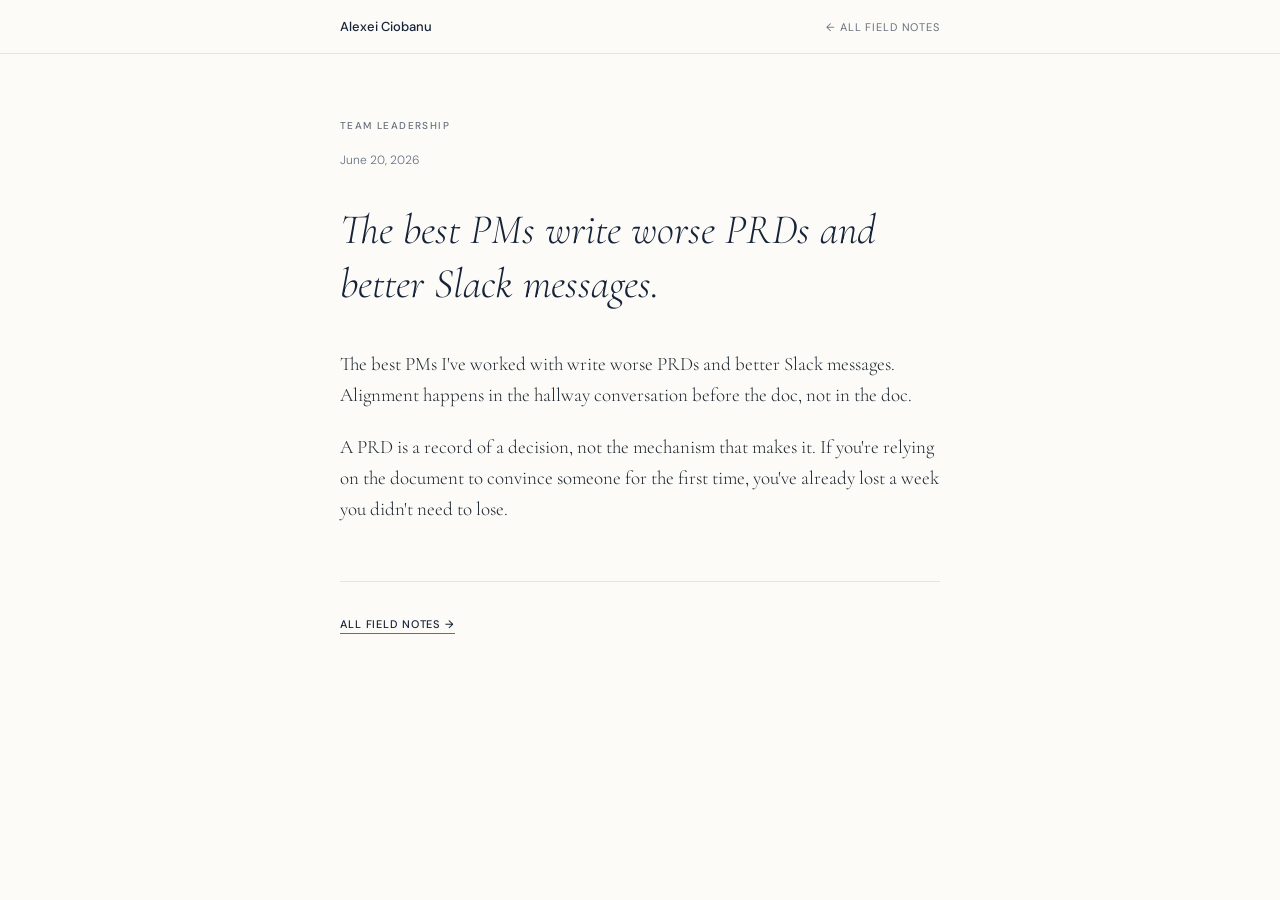
<file: notes/better-slack-worse-prds.html>
<!DOCTYPE html>
<html lang="en">
<head>
<meta charset="UTF-8" />
<meta name="viewport" content="width=device-width, initial-scale=1.0" />
<title>The best PMs write worse PRDs and better Slack messages. — Alexei Ciobanu</title>
<meta name="description" content="The best PMs write worse PRDs and better Slack messages." />
<link rel="canonical" href="https://alexeiciobanu.com/notes/better-slack-worse-prds.html" />
<meta property="og:type" content="article" />
<meta property="og:title" content="The best PMs write worse PRDs and better Slack messages." />
<meta property="og:description" content="The best PMs write worse PRDs and better Slack messages." />
<meta property="og:url" content="https://alexeiciobanu.com/notes/better-slack-worse-prds.html" />
<meta name="twitter:card" content="summary" />
<meta name="twitter:title" content="The best PMs write worse PRDs and better Slack messages." />
<meta name="twitter:description" content="The best PMs write worse PRDs and better Slack messages." />
<script type="application/ld+json">
{"@context":"https://schema.org","@type":"Article","headline":"The best PMs write worse PRDs and better Slack messages.","datePublished":"2026-06-20","author":{"@type":"Person","name":"Alexei Ciobanu","url":"https://alexeiciobanu.com/"},"about":"Team Leadership"}
</script>
<link rel="preconnect" href="https://fonts.googleapis.com" />
<link rel="preconnect" href="https://fonts.gstatic.com" crossorigin />
<link rel="preload" href="https://fonts.googleapis.com/css2?family=Cormorant+Garamond:ital,wght@0,300;0,400;1,300;1,400&family=DM+Sans:wght@300;400;500&display=swap" as="style" />
<link href="https://fonts.googleapis.com/css2?family=Cormorant+Garamond:ital,wght@0,300;0,400;1,300;1,400&family=DM+Sans:wght@300;400;500&display=swap" rel="stylesheet" media="print" onload="this.media='all'" />
<noscript><link href="https://fonts.googleapis.com/css2?family=Cormorant+Garamond:ital,wght@0,300;0,400;1,300;1,400&family=DM+Sans:wght@300;400;500&display=swap" rel="stylesheet" /></noscript>
<link rel="stylesheet" href="note.css" />
</head>
<body>
<nav>
<div class="wrap nav-inner">
<span class="nav-name"><a href="../index.html">Alexei Ciobanu</a></span>
<a class="back-link" href="../notes.html">&larr; All field notes</a>
</div>
</nav>
<div class="wrap">
<main>
<p class="topic">Team Leadership</p>
<p class="date">June 20, 2026</p>
<h1 class="title">The best PMs write worse PRDs and better Slack messages.</h1>
<div class="body"><p>The best PMs I've worked with write worse PRDs and better Slack messages. Alignment happens in the hallway conversation before the doc, not in the doc.</p>
<p>A PRD is a record of a decision, not the mechanism that makes it. If you're relying on the document to convince someone for the first time, you've already lost a week you didn't need to lose.</p></div>
<div class="nav-footer">
<a href="../notes.html">All field notes →</a>
</div>
</main>
</div>
</body>
</html>
</file>
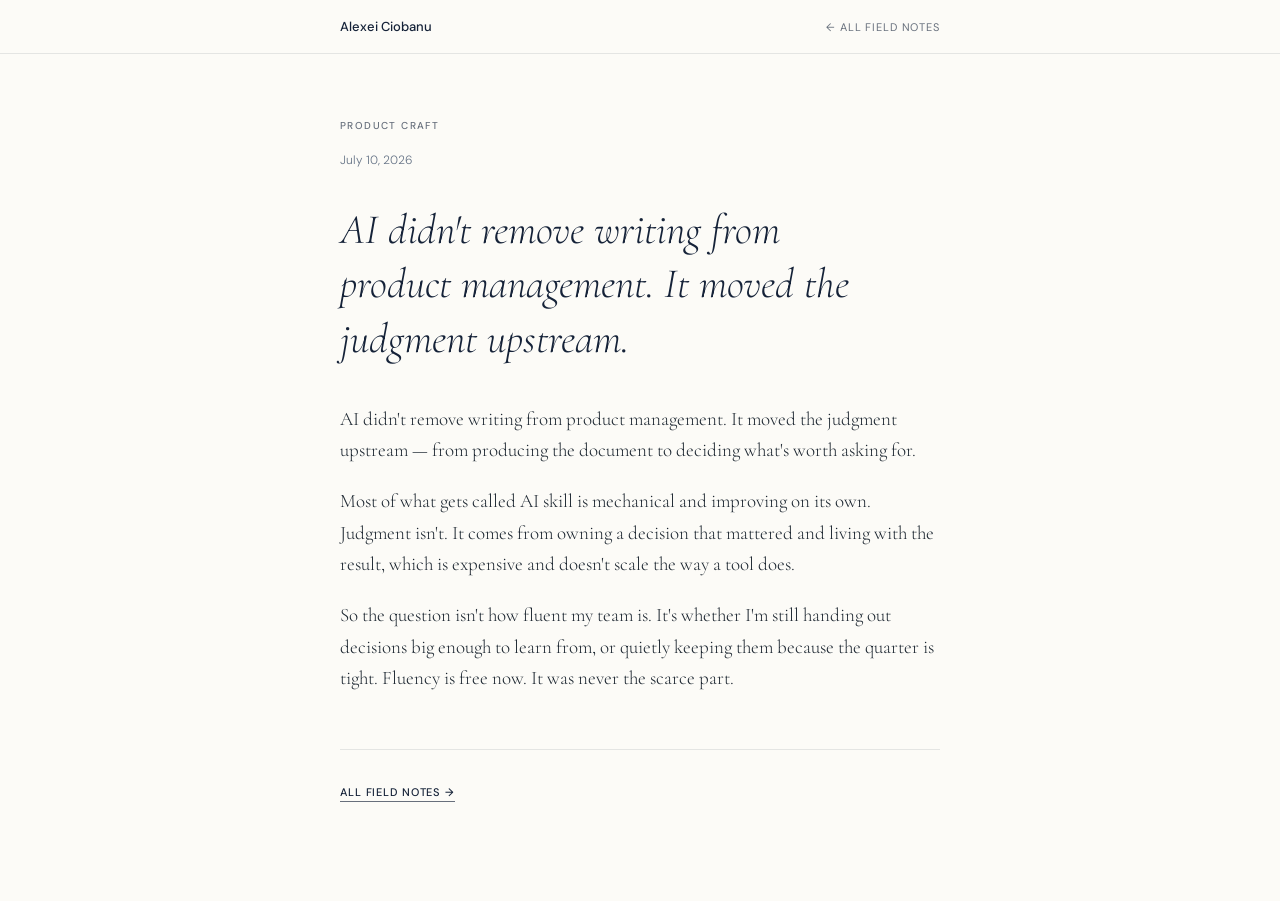
<file: notes/judgment-moved-upstream.html>
<!DOCTYPE html>
<html lang="en">
<head>
<meta charset="UTF-8" />
<meta name="viewport" content="width=device-width, initial-scale=1.0" />
<title>AI didn't remove writing from product management. It moved the judgment upstream. — Alexei Ciobanu</title>
<meta name="description" content="AI didn't remove writing from product management. It moved the judgment upstream." />
<link rel="canonical" href="https://alexeiciobanu.com/notes/judgment-moved-upstream.html" />
<meta property="og:type" content="article" />
<meta property="og:title" content="AI didn't remove writing from product management. It moved the judgment upstream." />
<meta property="og:description" content="AI didn't remove writing from product management. It moved the judgment upstream." />
<meta property="og:url" content="https://alexeiciobanu.com/notes/judgment-moved-upstream.html" />
<meta name="twitter:card" content="summary" />
<meta name="twitter:title" content="AI didn't remove writing from product management. It moved the judgment upstream." />
<meta name="twitter:description" content="AI didn't remove writing from product management. It moved the judgment upstream." />
<script type="application/ld+json">
{"@context":"https://schema.org","@type":"Article","headline":"AI didn't remove writing from product management. It moved the judgment upstream.","datePublished":"2026-07-10","author":{"@type":"Person","name":"Alexei Ciobanu","url":"https://alexeiciobanu.com/"},"about":"Product Craft"}
</script>
<link rel="preconnect" href="https://fonts.googleapis.com" />
<link rel="preconnect" href="https://fonts.gstatic.com" crossorigin />
<link rel="preload" href="https://fonts.googleapis.com/css2?family=Cormorant+Garamond:ital,wght@0,300;0,400;1,300;1,400&family=DM+Sans:wght@300;400;500&display=swap" as="style" />
<link href="https://fonts.googleapis.com/css2?family=Cormorant+Garamond:ital,wght@0,300;0,400;1,300;1,400&family=DM+Sans:wght@300;400;500&display=swap" rel="stylesheet" media="print" onload="this.media='all'" />
<noscript><link href="https://fonts.googleapis.com/css2?family=Cormorant+Garamond:ital,wght@0,300;0,400;1,300;1,400&family=DM+Sans:wght@300;400;500&display=swap" rel="stylesheet" /></noscript>
<link rel="stylesheet" href="note.css" />
</head>
<body>
<nav>
<div class="wrap nav-inner">
<span class="nav-name"><a href="../index.html">Alexei Ciobanu</a></span>
<a class="back-link" href="../notes.html">&larr; All field notes</a>
</div>
</nav>
<div class="wrap">
<main>
<p class="topic">Product Craft</p>
<p class="date">July 10, 2026</p>
<h1 class="title">AI didn't remove writing from product management. It moved the judgment upstream.</h1>
<div class="body"><p>AI didn't remove writing from product management. It moved the judgment upstream — from producing the document to deciding what's worth asking for.</p>
<p>Most of what gets called AI skill is mechanical and improving on its own. Judgment isn't. It comes from owning a decision that mattered and living with the result, which is expensive and doesn't scale the way a tool does.</p>
<p>So the question isn't how fluent my team is. It's whether I'm still handing out decisions big enough to learn from, or quietly keeping them because the quarter is tight. Fluency is free now. It was never the scarce part.</p></div>
<div class="nav-footer">
<a href="../notes.html">All field notes →</a>
</div>
</main>
</div>
</body>
</html>
</file>
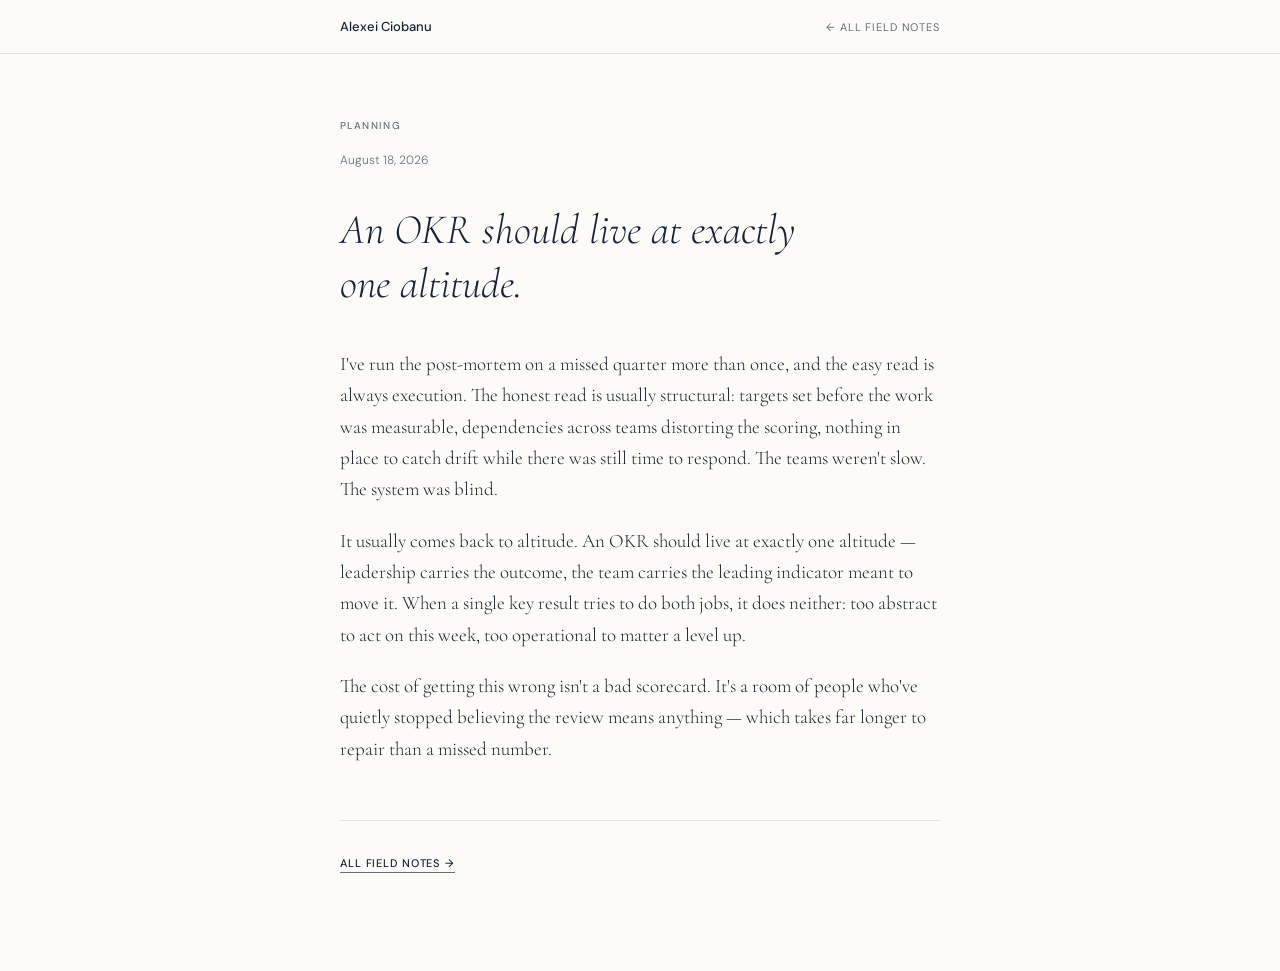
<file: notes/okr-one-altitude.html>
<!DOCTYPE html>
<html lang="en">
<head>
<meta charset="UTF-8" />
<meta name="viewport" content="width=device-width, initial-scale=1.0" />
<title>An OKR should live at exactly one altitude. — Alexei Ciobanu</title>
<meta name="description" content="An OKR should live at exactly one altitude." />
<link rel="canonical" href="https://alexeiciobanu.com/notes/okr-one-altitude.html" />
<meta property="og:type" content="article" />
<meta property="og:title" content="An OKR should live at exactly one altitude." />
<meta property="og:description" content="An OKR should live at exactly one altitude." />
<meta property="og:url" content="https://alexeiciobanu.com/notes/okr-one-altitude.html" />
<meta name="twitter:card" content="summary" />
<meta name="twitter:title" content="An OKR should live at exactly one altitude." />
<meta name="twitter:description" content="An OKR should live at exactly one altitude." />
<script type="application/ld+json">
{"@context":"https://schema.org","@type":"Article","headline":"An OKR should live at exactly one altitude.","datePublished":"2026-08-18","author":{"@type":"Person","name":"Alexei Ciobanu","url":"https://alexeiciobanu.com/"},"about":"Planning"}
</script>
<link rel="preconnect" href="https://fonts.googleapis.com" />
<link rel="preconnect" href="https://fonts.gstatic.com" crossorigin />
<link rel="preload" href="https://fonts.googleapis.com/css2?family=Cormorant+Garamond:ital,wght@0,300;0,400;1,300;1,400&family=DM+Sans:wght@300;400;500&display=swap" as="style" />
<link href="https://fonts.googleapis.com/css2?family=Cormorant+Garamond:ital,wght@0,300;0,400;1,300;1,400&family=DM+Sans:wght@300;400;500&display=swap" rel="stylesheet" media="print" onload="this.media='all'" />
<noscript><link href="https://fonts.googleapis.com/css2?family=Cormorant+Garamond:ital,wght@0,300;0,400;1,300;1,400&family=DM+Sans:wght@300;400;500&display=swap" rel="stylesheet" /></noscript>
<link rel="stylesheet" href="note.css" />
</head>
<body>
<nav>
<div class="wrap nav-inner">
<span class="nav-name"><a href="../index.html">Alexei Ciobanu</a></span>
<a class="back-link" href="../notes.html">&larr; All field notes</a>
</div>
</nav>
<div class="wrap">
<main>
<p class="topic">Planning</p>
<p class="date">August 18, 2026</p>
<h1 class="title">An OKR should live at exactly one altitude.</h1>
<div class="body"><p>I've run the post-mortem on a missed quarter more than once, and the easy read is always execution. The honest read is usually structural: targets set before the work was measurable, dependencies across teams distorting the scoring, nothing in place to catch drift while there was still time to respond. The teams weren't slow. The system was blind.</p>
<p>It usually comes back to altitude. An OKR should live at exactly one altitude — leadership carries the outcome, the team carries the leading indicator meant to move it. When a single key result tries to do both jobs, it does neither: too abstract to act on this week, too operational to matter a level up.</p>
<p>The cost of getting this wrong isn't a bad scorecard. It's a room of people who've quietly stopped believing the review means anything — which takes far longer to repair than a missed number.</p></div>
<div class="nav-footer">
<a href="../notes.html">All field notes →</a>
</div>
</main>
</div>
</body>
</html>
</file>
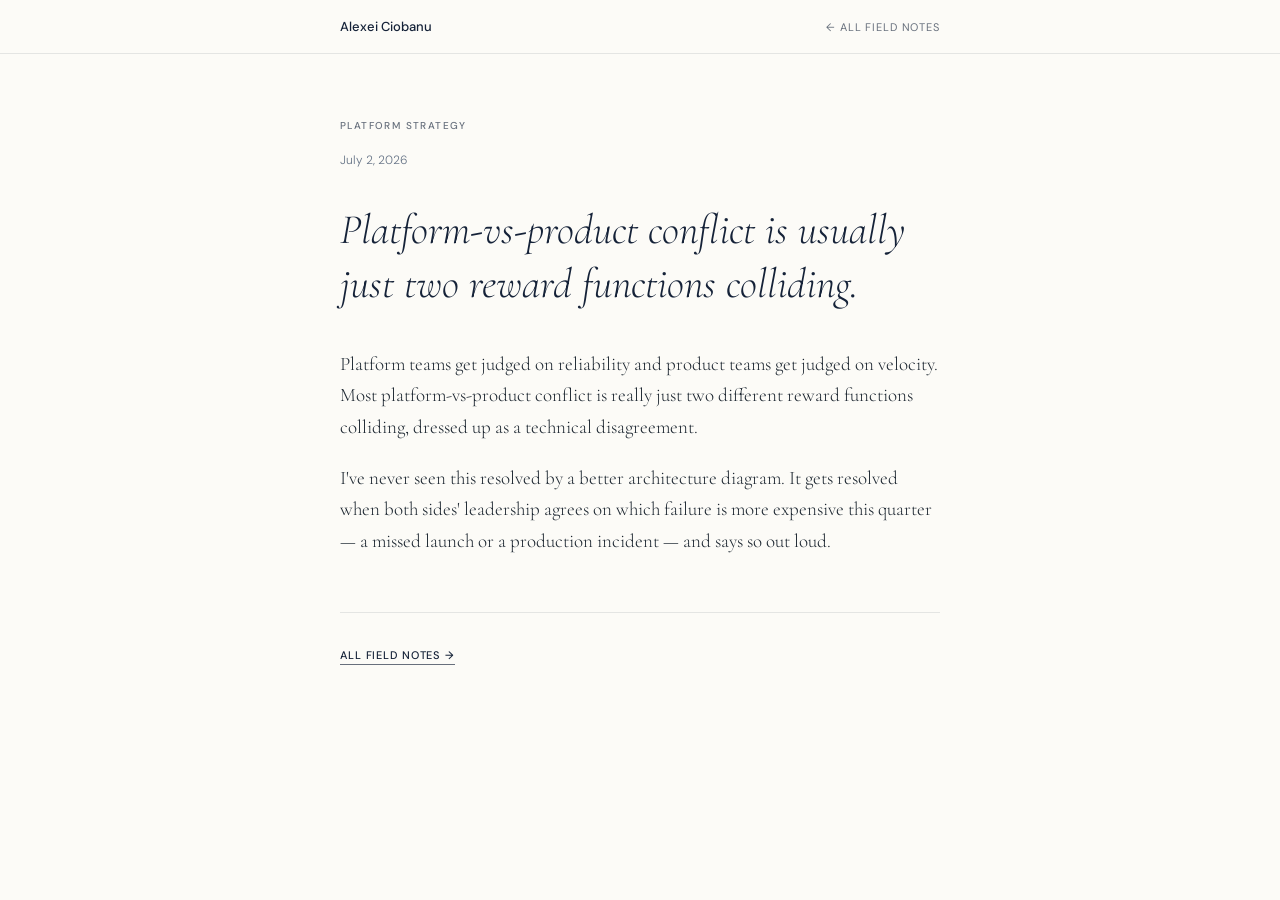
<file: notes/platform-vs-product-reward.html>
<!DOCTYPE html>
<html lang="en">
<head>
<meta charset="UTF-8" />
<meta name="viewport" content="width=device-width, initial-scale=1.0" />
<title>Platform-vs-product conflict is usually just two reward functions colliding. — Alexei Ciobanu</title>
<meta name="description" content="Platform-vs-product conflict is usually just two reward functions colliding." />
<link rel="canonical" href="https://alexeiciobanu.com/notes/platform-vs-product-reward.html" />
<meta property="og:type" content="article" />
<meta property="og:title" content="Platform-vs-product conflict is usually just two reward functions colliding." />
<meta property="og:description" content="Platform-vs-product conflict is usually just two reward functions colliding." />
<meta property="og:url" content="https://alexeiciobanu.com/notes/platform-vs-product-reward.html" />
<meta name="twitter:card" content="summary" />
<meta name="twitter:title" content="Platform-vs-product conflict is usually just two reward functions colliding." />
<meta name="twitter:description" content="Platform-vs-product conflict is usually just two reward functions colliding." />
<script type="application/ld+json">
{"@context":"https://schema.org","@type":"Article","headline":"Platform-vs-product conflict is usually just two reward functions colliding.","datePublished":"2026-07-02","author":{"@type":"Person","name":"Alexei Ciobanu","url":"https://alexeiciobanu.com/"},"about":"Platform Strategy"}
</script>
<link rel="preconnect" href="https://fonts.googleapis.com" />
<link rel="preconnect" href="https://fonts.gstatic.com" crossorigin />
<link rel="preload" href="https://fonts.googleapis.com/css2?family=Cormorant+Garamond:ital,wght@0,300;0,400;1,300;1,400&family=DM+Sans:wght@300;400;500&display=swap" as="style" />
<link href="https://fonts.googleapis.com/css2?family=Cormorant+Garamond:ital,wght@0,300;0,400;1,300;1,400&family=DM+Sans:wght@300;400;500&display=swap" rel="stylesheet" media="print" onload="this.media='all'" />
<noscript><link href="https://fonts.googleapis.com/css2?family=Cormorant+Garamond:ital,wght@0,300;0,400;1,300;1,400&family=DM+Sans:wght@300;400;500&display=swap" rel="stylesheet" /></noscript>
<link rel="stylesheet" href="note.css" />
</head>
<body>
<nav>
<div class="wrap nav-inner">
<span class="nav-name"><a href="../index.html">Alexei Ciobanu</a></span>
<a class="back-link" href="../notes.html">&larr; All field notes</a>
</div>
</nav>
<div class="wrap">
<main>
<p class="topic">Platform Strategy</p>
<p class="date">July 2, 2026</p>
<h1 class="title">Platform-vs-product conflict is usually just two reward functions colliding.</h1>
<div class="body"><p>Platform teams get judged on reliability and product teams get judged on velocity. Most platform-vs-product conflict is really just two different reward functions colliding, dressed up as a technical disagreement.</p>
<p>I've never seen this resolved by a better architecture diagram. It gets resolved when both sides' leadership agrees on which failure is more expensive this quarter — a missed launch or a production incident — and says so out loud.</p></div>
<div class="nav-footer">
<a href="../notes.html">All field notes →</a>
</div>
</main>
</div>
</body>
</html>
</file>
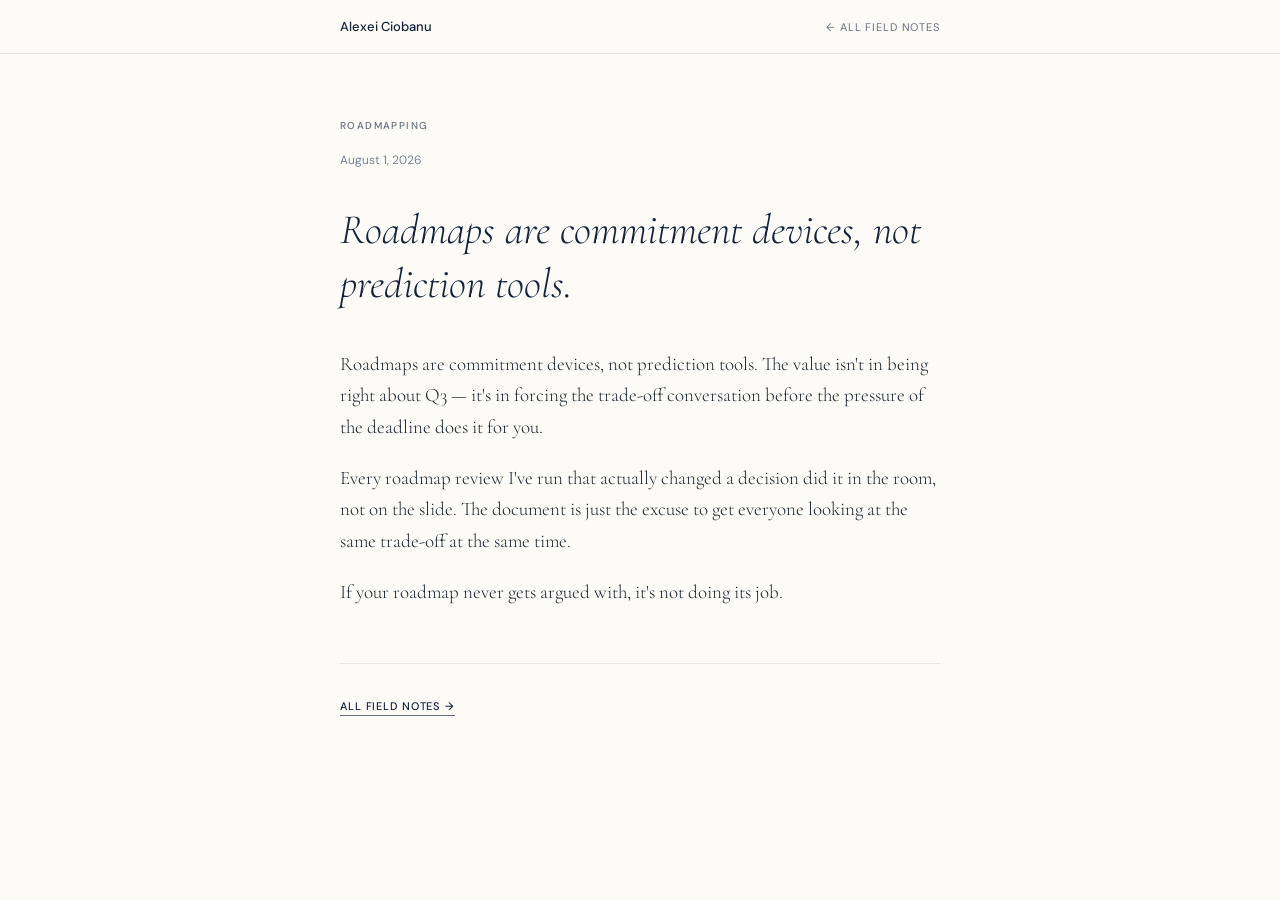
<file: notes/roadmaps-commitment-devices.html>
<!DOCTYPE html>
<html lang="en">
<head>
<meta charset="UTF-8" />
<meta name="viewport" content="width=device-width, initial-scale=1.0" />
<title>Roadmaps are commitment devices, not prediction tools. — Alexei Ciobanu</title>
<meta name="description" content="Roadmaps are commitment devices, not prediction tools." />
<link rel="canonical" href="https://alexeiciobanu.com/notes/roadmaps-commitment-devices.html" />
<meta property="og:type" content="article" />
<meta property="og:title" content="Roadmaps are commitment devices, not prediction tools." />
<meta property="og:description" content="Roadmaps are commitment devices, not prediction tools." />
<meta property="og:url" content="https://alexeiciobanu.com/notes/roadmaps-commitment-devices.html" />
<meta name="twitter:card" content="summary" />
<meta name="twitter:title" content="Roadmaps are commitment devices, not prediction tools." />
<meta name="twitter:description" content="Roadmaps are commitment devices, not prediction tools." />
<script type="application/ld+json">
{"@context":"https://schema.org","@type":"Article","headline":"Roadmaps are commitment devices, not prediction tools.","datePublished":"2026-08-01","author":{"@type":"Person","name":"Alexei Ciobanu","url":"https://alexeiciobanu.com/"},"about":"Roadmapping"}
</script>
<link rel="preconnect" href="https://fonts.googleapis.com" />
<link rel="preconnect" href="https://fonts.gstatic.com" crossorigin />
<link rel="preload" href="https://fonts.googleapis.com/css2?family=Cormorant+Garamond:ital,wght@0,300;0,400;1,300;1,400&family=DM+Sans:wght@300;400;500&display=swap" as="style" />
<link href="https://fonts.googleapis.com/css2?family=Cormorant+Garamond:ital,wght@0,300;0,400;1,300;1,400&family=DM+Sans:wght@300;400;500&display=swap" rel="stylesheet" media="print" onload="this.media='all'" />
<noscript><link href="https://fonts.googleapis.com/css2?family=Cormorant+Garamond:ital,wght@0,300;0,400;1,300;1,400&family=DM+Sans:wght@300;400;500&display=swap" rel="stylesheet" /></noscript>
<link rel="stylesheet" href="note.css" />
</head>
<body>
<nav>
<div class="wrap nav-inner">
<span class="nav-name"><a href="../index.html">Alexei Ciobanu</a></span>
<a class="back-link" href="../notes.html">&larr; All field notes</a>
</div>
</nav>
<div class="wrap">
<main>
<p class="topic">Roadmapping</p>
<p class="date">August 1, 2026</p>
<h1 class="title">Roadmaps are commitment devices, not prediction tools.</h1>
<div class="body"><p>Roadmaps are commitment devices, not prediction tools. The value isn't in being right about Q3 — it's in forcing the trade-off conversation before the pressure of the deadline does it for you.</p>
<p>Every roadmap review I've run that actually changed a decision did it in the room, not on the slide. The document is just the excuse to get everyone looking at the same trade-off at the same time.</p>
<p>If your roadmap never gets argued with, it's not doing its job.</p></div>
<div class="nav-footer">
<a href="../notes.html">All field notes →</a>
</div>
</main>
</div>
</body>
</html>
</file>
<file: notes/note.css>
:root{--bg:#fcfbf7;--fg:#1c2630;--navy:#152238;--navy-60:rgba(21,34,56,.7);--navy-40:rgba(21,34,56,.64);--muted:#647285;--rule:rgba(21,34,56,.1);--serif:'Cormorant Garamond',Georgia,serif;--sans:'DM Sans',system-ui,sans-serif}
*,*::before,*::after{box-sizing:border-box;margin:0;padding:0}
body{background:var(--bg);color:var(--fg);font-family:var(--sans);font-weight:300;line-height:1.65;-webkit-font-smoothing:antialiased}
a{color:inherit;text-decoration:none}
.wrap{max-width:680px;margin:0 auto;padding:0 40px}
nav{position:sticky;top:0;z-index:100;background:var(--bg);border-bottom:1px solid var(--rule);padding:16px 0}
.nav-inner{display:flex;align-items:center;justify-content:space-between}
.nav-name{font-size:13px;font-weight:500;color:var(--navy)}
.nav-name a:hover{opacity:.6}
.back-link{font-size:11px;font-weight:400;letter-spacing:.08em;text-transform:uppercase;color:var(--navy-40)}
.back-link:hover{color:var(--navy)}
main{padding:64px 0 96px}
.topic{font-size:10px;font-weight:500;letter-spacing:.14em;text-transform:uppercase;color:var(--navy-40);margin-bottom:16px}
.date{font-size:12px;font-weight:300;color:var(--muted);margin-bottom:32px}
.title{font-family:var(--serif);font-size:clamp(30px,5vw,42px);font-weight:300;font-style:italic;color:var(--navy);line-height:1.3;margin-bottom:36px;text-wrap:pretty}
.body p{font-family:var(--serif);font-size:19px;font-weight:300;color:var(--fg);line-height:1.65;margin-bottom:20px;text-wrap:pretty}
.body p:last-child{margin-bottom:0}
.nav-footer{margin-top:56px;padding-top:28px;border-top:1px solid var(--rule)}
.nav-footer a{font-size:11px;font-weight:500;letter-spacing:.08em;text-transform:uppercase;color:var(--navy);border-bottom:1px solid var(--navy-40);padding-bottom:2px}
.nav-footer a:hover{border-color:var(--navy)}
@media(max-width:640px){.wrap{padding:0 24px}}
</file>
